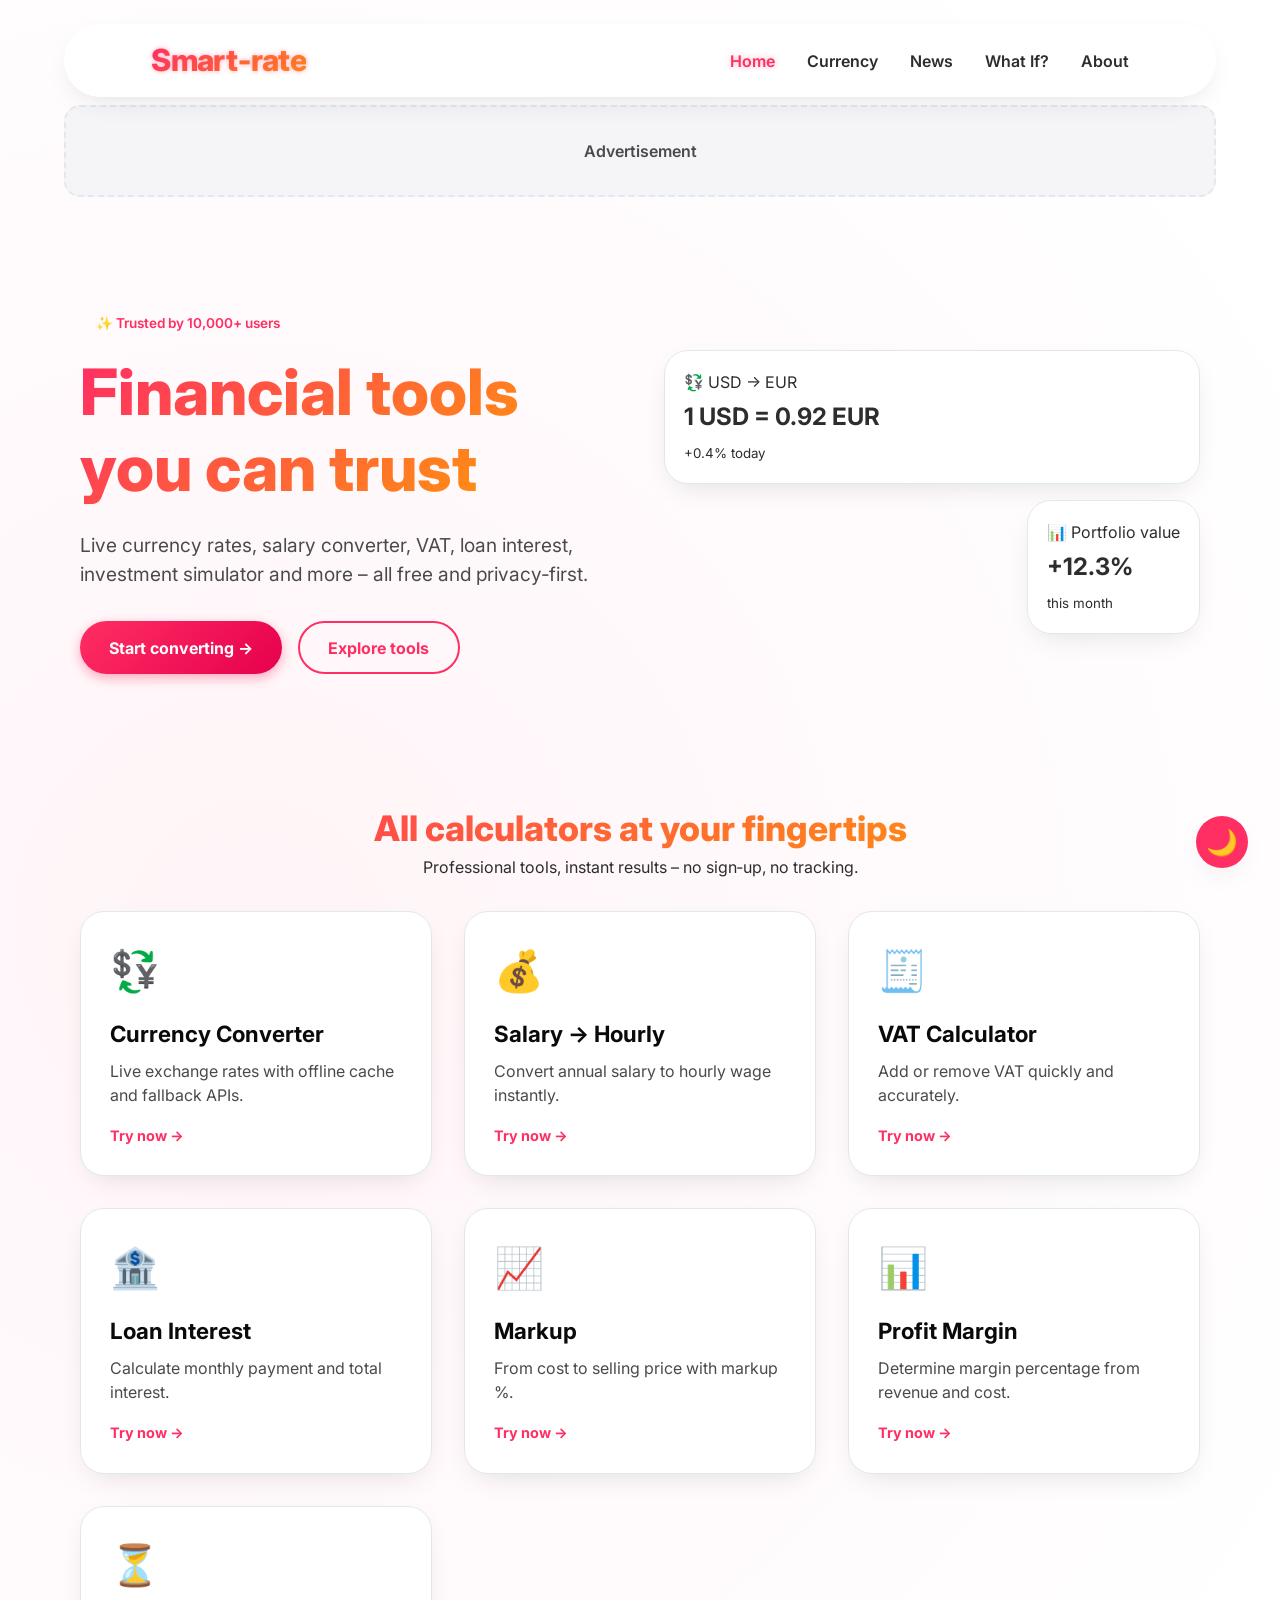
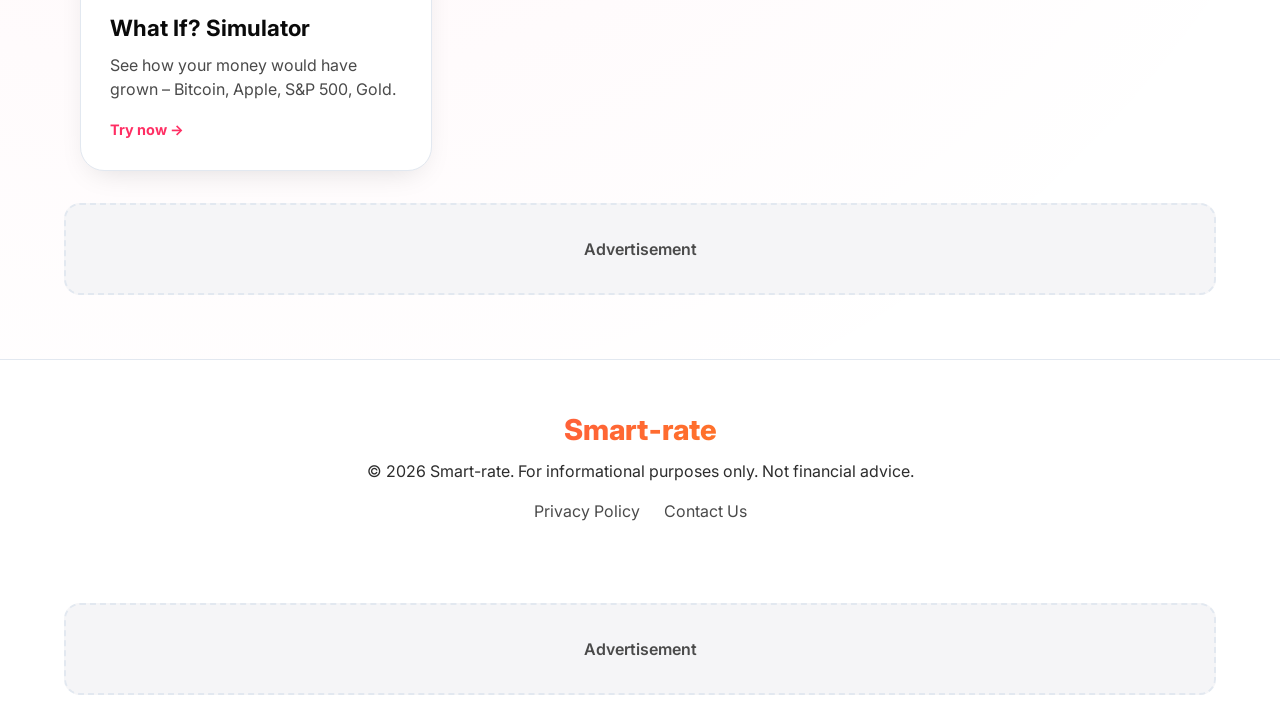
<file: index.html>
<!DOCTYPE html>
<html lang="en">
<head>
    <meta charset="UTF-8">
    <meta name="viewport" content="width=device-width, initial-scale=1.0, viewport-fit=cover">
    <title>Smart-rate – Intelligent Financial Tools</title>
    <meta name="description" content="Smart-rate: free currency converter, salary to hourly, VAT, loan interest, markup, profit margin and investment simulator. Clean, fast, privacy-first.">
    <link rel="canonical" href="https://www.smart-rate.com/">
    <meta property="og:title" content="Smart-rate – Financial Tools">
    <meta property="og:description" content="Free currency converter, financial calculators and investment simulator.">
    <meta name="keywords" content="currency converter, financial calculators, salary to hourly, VAT calculator, loan interest calculator, markup calculator, profit margin, investment simulator, crypto news, free finance tools">
    <meta property="og:type" content="website">
    <meta property="og:url" content="https://www.smart-rate.com/">
    <meta property="og:image" content="https://www.smart-rate.com/assets/og-image.png">
    <!-- ADSENSE_VERIFICATION_CODE_HERE -->
    <link rel="preconnect" href="https://fonts.googleapis.com">
    <link rel="preconnect" href="https://fonts.gstatic.com" crossorigin>
    <link href="https://fonts.googleapis.com/css2?family=Inter:opsz,wght@14..32,300;14..32,400;14..32,500;14..32,600;14..32,700;14..32,800&display=swap" rel="stylesheet">
    <link rel="stylesheet" href="style.css">
</head>
<body class="light-mode">
    <button class="theme-toggle-btn" id="themeToggle" aria-label="Switch theme">🌙</button>
    
    <header>
        <div class="container header-container">
            <div class="brand">Smart‑rate</div>
            <nav class="main-nav">
                <ul>
                    <li><a href="index.html" class="active">Home</a></li>
                    <li><a href="currency.html">Currency</a></li>
                    <li><a href="news.html">News</a></li>
                    <li><a href="whatif.html">What If?</a></li>
                    <li><a href="about.html">About</a></li>
                </ul>
            </nav>
            <div class="kebab-menu">
                <button class="kebab-button" id="kebabToggle" aria-label="Menu">☰</button>
                <div class="dropdown-content" id="kebabDropdown">
                    <a href="index.html">Home</a>
                    <a href="currency.html">Currency</a>
                    <a href="news.html">News</a>
                    <a href="whatif.html">What If?</a>
                    <a href="about.html">About</a>
                    <a href="privacy.html">Privacy</a>
                    <a href="contact.html">Contact</a>
                </div>
            </div>
        </div>
    </header>

    <main>
        <div class="ad-container"><div class="ad-placeholder ad-top">Advertisement</div></div>

        <section class="hero">
            <div class="container hero-inner">
                <div class="hero-content">
                    <span class="hero-badge">✨ Trusted by 10,000+ users</span>
                    <h1>Financial tools you can trust</h1>
                    <p>Live currency rates, salary converter, VAT, loan interest, investment simulator and more – all free and privacy‑first.</p>
                    <div class="hero-buttons">
                        <a href="currency.html" class="btn btn-primary">Start converting →</a>
                        <a href="#features" class="btn btn-secondary">Explore tools</a>
                    </div>
                </div>
                <div class="hero-visual">
                    <div class="floating-card">
                        <span>💱 USD → EUR</span>
                        <strong>1 USD = 0.92 EUR</strong>
                        <small>+0.4% today</small>
                    </div>
                    <div class="floating-card delay-1">
                        <span>📊 Portfolio value</span>
                        <strong>+12.3%</strong>
                        <small>this month</small>
                    </div>
                </div>
            </div>
        </section>

        <section id="features" class="features container">
            <div class="section-header">
                <h2>All calculators at your fingertips</h2>
                <p>Professional tools, instant results – no sign‑up, no tracking.</p>
            </div>
            <div class="card-grid">
                <div class="card"><div class="card-icon">💱</div><h3><a href="currency.html">Currency Converter</a></h3><p>Live exchange rates with offline cache and fallback APIs.</p><a href="currency.html" class="card-link">Try now →</a></div>
                <div class="card"><div class="card-icon">💰</div><h3><a href="salary.html">Salary → Hourly</a></h3><p>Convert annual salary to hourly wage instantly.</p><a href="salary.html" class="card-link">Try now →</a></div>
                <div class="card"><div class="card-icon">🧾</div><h3><a href="vat.html">VAT Calculator</a></h3><p>Add or remove VAT quickly and accurately.</p><a href="vat.html" class="card-link">Try now →</a></div>
                <div class="card"><div class="card-icon">🏦</div><h3><a href="loan.html">Loan Interest</a></h3><p>Calculate monthly payment and total interest.</p><a href="loan.html" class="card-link">Try now →</a></div>
                <div class="card"><div class="card-icon">📈</div><h3><a href="markup.html">Markup</a></h3><p>From cost to selling price with markup %.</p><a href="markup.html" class="card-link">Try now →</a></div>
                <div class="card"><div class="card-icon">📊</div><h3><a href="margin.html">Profit Margin</a></h3><p>Determine margin percentage from revenue and cost.</p><a href="margin.html" class="card-link">Try now →</a></div>
                <!-- NEW: What If? Investment Simulator card -->
                <div class="card"><div class="card-icon">⏳</div><h3><a href="whatif.html">What If? Simulator</a></h3><p>See how your money would have grown – Bitcoin, Apple, S&P 500, Gold.</p><a href="whatif.html" class="card-link">Try now →</a></div>
            </div>
        </section>

        <div class="ad-container"><div class="ad-placeholder ad-middle">Advertisement</div></div>
    </main>

    <footer>
        <div class="container footer-content">
            <div class="footer-brand">Smart‑rate</div>
            <p>&copy; 2025 Smart-rate. For informational purposes only. Not financial advice.</p>
            <div class="footer-links">
                <a href="privacy.html">Privacy Policy</a>
                <a href="contact.html">Contact Us</a>
            </div>
        </div>
    </footer>

    <div class="ad-container"><div class="ad-placeholder ad-bottom">Advertisement</div></div>

    <script src="main.js"></script>
</body>
</html>
</file>
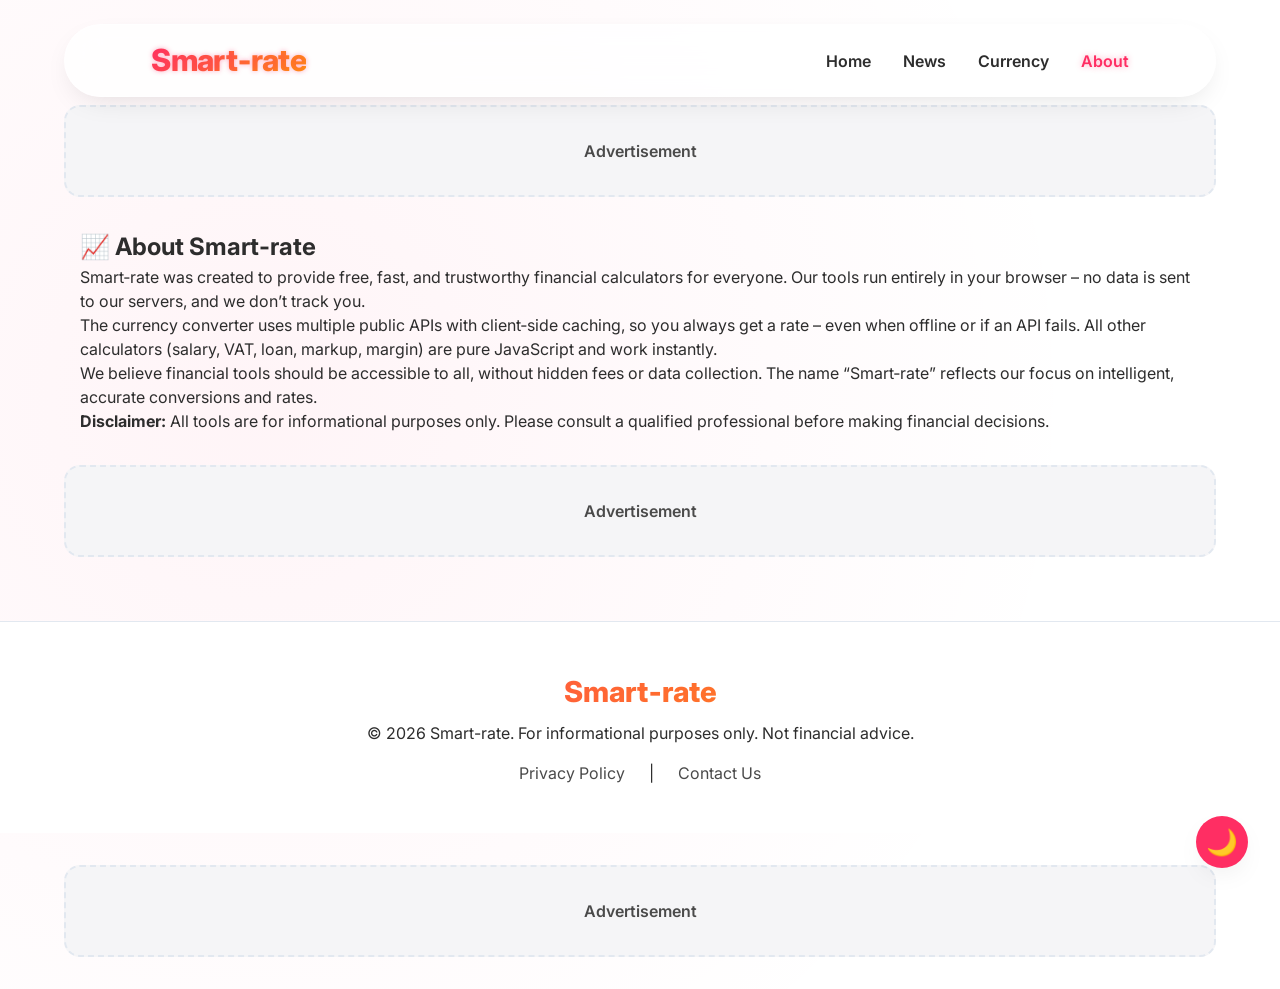
<file: about.html>
<!DOCTYPE html>
<html lang="en">
<head>
    <meta charset="UTF-8">
    <meta name="viewport" content="width=device-width, initial-scale=1.0, viewport-fit=cover">
    <title>About Smart-rate – Our Mission</title>
    <meta name="description" content="Learn about Smart-rate: free financial calculators, currency converter, and our commitment to privacy and accuracy.">
    <link rel="canonical" href="https://www.smart-rate.com/about.html">
    <meta property="og:title" content="About Smart-rate">
    <meta property="og:description" content="Free financial tools with a privacy-first approach.">
    <meta name="keywords" content="currency converter, financial calculators, salary to hourly, VAT calculator, loan interest calculator, markup calculator, profit margin, investment simulator, crypto news, free finance tools">
    <!-- ADSENSE_VERIFICATION_CODE_HERE -->
    <link rel="stylesheet" href="style.css">
    <link href="https://fonts.googleapis.com/css2?family=Inter:opsz,wght@14..32,300;14..32,400;14..32,500;14..32,600;14..32,700;14..32,800&display=swap" rel="stylesheet">
</head>
<body class="light-mode">
    <button class="theme-toggle-btn" id="themeToggle" aria-label="Switch theme">🌙</button>

    <header>
        <div class="container header-container">
            <div class="brand">Smart‑rate</div>
            <nav class="main-nav">
                <ul>
                  
                    <li><a href="index.html">Home</a></li>
                    <li><a href="news.html">News</a></li>
                    <li><a href="currency.html">Currency</a></li>
                    <li><a href="about.html" class="active">About</a></li>
                </ul>
            </nav>
            <div class="kebab-menu">
                <button class="kebab-button" id="kebabToggle" aria-label="Menu">☰</button>
                <div class="dropdown-content" id="kebabDropdown">
                    <li><a href="index.html">Home</a></li>
                    <a href="news.html">News</a>
                    <a href="about.html">About</a>
                    <a href="privacy.html">Privacy</a>
                    <a href="contact.html">Contact</a>
                </div>
            </div>
        </div>
    </header>

    <main>
        <div class="ad-container"><div class="ad-placeholder ad-top">Advertisement</div></div>

        <section class="container about-content">
            <h1>📈 About Smart-rate</h1>
            <p>Smart‑rate was created to provide free, fast, and trustworthy financial calculators for everyone. Our tools run entirely in your browser – no data is sent to our servers, and we don’t track you.</p>
            <p>The currency converter uses multiple public APIs with client‑side caching, so you always get a rate – even when offline or if an API fails. All other calculators (salary, VAT, loan, markup, margin) are pure JavaScript and work instantly.</p>
            <p>We believe financial tools should be accessible to all, without hidden fees or data collection. The name “Smart‑rate” reflects our focus on intelligent, accurate conversions and rates.</p>
            <p><strong>Disclaimer:</strong> All tools are for informational purposes only. Please consult a qualified professional before making financial decisions.</p>
        </section>

        <div class="ad-container"><div class="ad-placeholder ad-middle">Advertisement</div></div>
    </main>

    <footer>
        <div class="container footer-content">
            <div class="footer-brand">Smart‑rate</div>
            <p>&copy; 2025 Smart-rate. For informational purposes only. Not financial advice.</p>
            <div class="footer-links">
                <a href="privacy.html">Privacy Policy</a> | 
                <a href="contact.html">Contact Us</a>
            </div>
        </div>
    </footer>

    <div class="ad-container"><div class="ad-placeholder ad-bottom">Advertisement</div></div>

    <script src="main.js"></script>
</body>
</html>
</file>
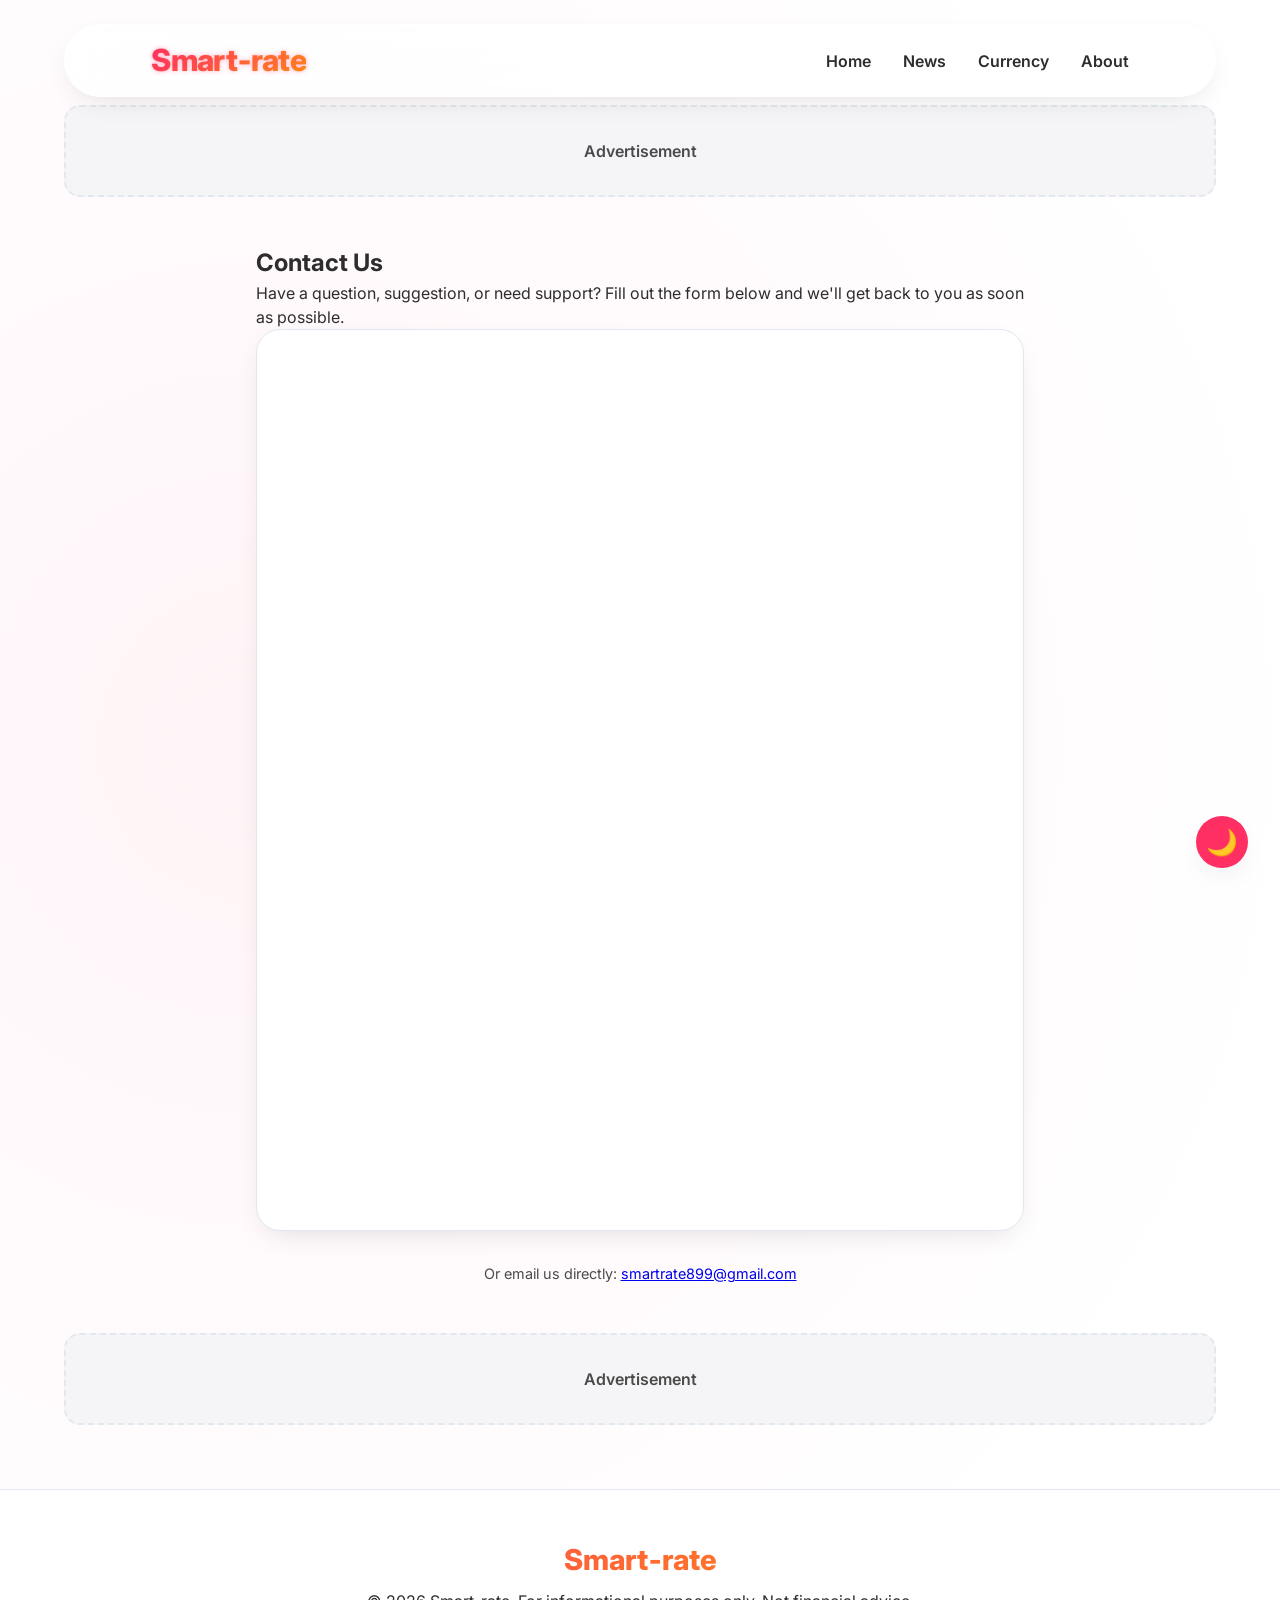
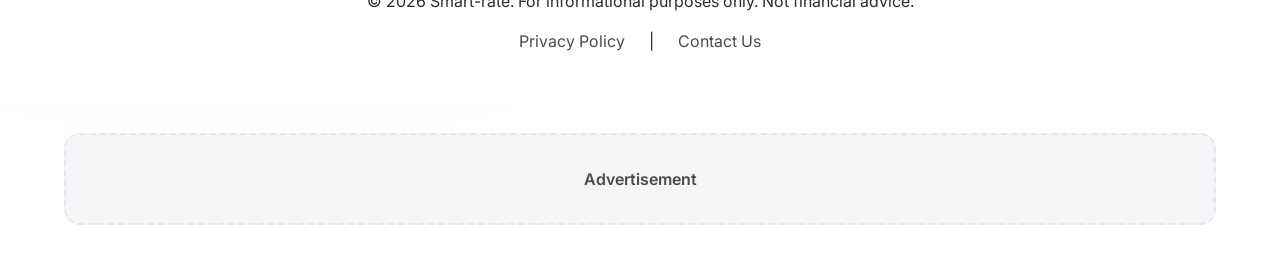
<file: contact.html>
<!DOCTYPE html>
<html lang="en">
<head>
    <meta charset="UTF-8">
    <meta name="viewport" content="width=device-width, initial-scale=1.0, viewport-fit=cover">
    <title>Contact Us – Smart-rate</title>
    <meta name="description" content="Get in touch with Smart-rate. Use our contact form to send us your questions or feedback.">
    <link rel="canonical" href="https://www.smart-rate.com/contact.html">
    <meta property="og:title" content="Contact Us – Smart-rate">
    <meta property="og:description" content="We'd love to hear from you.">
    <meta name="keywords" content="currency converter, financial calculators, salary to hourly, VAT calculator, loan interest calculator, markup calculator, profit margin, investment simulator, crypto news, free finance tools">
    <!-- ADSENSE_VERIFICATION_CODE_HERE -->
    <link rel="stylesheet" href="style.css">
    <link href="https://fonts.googleapis.com/css2?family=Inter:opsz,wght@14..32,300;14..32,400;14..32,500;14..32,600;14..32,700;14..32,800&display=swap" rel="stylesheet">
</head>
<body class="light-mode">
    <button class="theme-toggle-btn" id="themeToggle" aria-label="Switch theme">🌙</button>

    <header>
        <div class="container header-container">
            <div class="brand">Smart‑rate</div>
            <nav class="main-nav">
                <ul>
                    <li><a href="index.html">Home</a></li>
                    <li><a href="news.html">News</a></li>
                    <li><a href="currency.html">Currency</a></li>
                    <li><a href="about.html">About</a></li>
                </ul>
            </nav>
            <div class="kebab-menu">
                <button class="kebab-button" id="kebabToggle" aria-label="Menu">☰</button>
                <div class="dropdown-content" id="kebabDropdown">
                    <li><a href="index.html">Home</a></li>
                    <a href="news.html">News</a>
                     <a href="whatif.html"> What if?</a>
                    <a href="about.html">About</a>
                    <a href="privacy.html">Privacy</a>
                    <a href="contact.html">Contact</a>
                </div>
            </div>
        </div>
    </header>

    <main>
        <!-- AD_UNIT_TOP -->
        <div class="ad-container"><div class="ad-placeholder ad-top">Advertisement</div></div>

        <section class="container" style="max-width:800px; margin:3rem auto;">
            <h1>Contact Us</h1>
            <p>Have a question, suggestion, or need support? Fill out the form below and we'll get back to you as soon as possible.</p>

            <!-- Embedded Google Form -->
            <div class="card" style="padding:0; overflow:hidden;">
                <iframe src="https://docs.google.com/forms/d/e/1FAIpQLSf4TpMv0Fe0uz89ToiiHpSOrl8ENUjW6ib-OUjvIMC5exZP5g/viewform?embedded=true" 
                        width="100%" 
                        height="900" 
                        frameborder="0" 
                        marginheight="0" 
                        marginwidth="0"
                        style="display:block; width:100%; height:900px; border:none;"
                        title="Contact Form">
                    Loading…
                </iframe>
            </div>

            <p style="margin-top:2rem; font-size:0.9rem; color:var(--text-tertiary); text-align:center;">
                Or email us directly: <a href="mailto:smartrate899@gmail.com">smartrate899@gmail.com</a>
            </p>
        </section>

        <!-- AD_UNIT_MIDDLE -->
        <div class="ad-container"><div class="ad-placeholder ad-middle">Advertisement</div></div>
    </main>

    <footer>
        <div class="container footer-content">
            <div class="footer-brand">Smart‑rate</div>
            <p>&copy; 2025 Smart-rate. For informational purposes only. Not financial advice.</p>
            <div class="footer-links">
                <a href="privacy.html">Privacy Policy</a> | 
                <a href="contact.html">Contact Us</a>
            </div>
        </div>
    </footer>

    <div class="ad-container"><div class="ad-placeholder ad-bottom">Advertisement</div></div>

    <script src="main.js"></script>
</body>
</html>
</file>
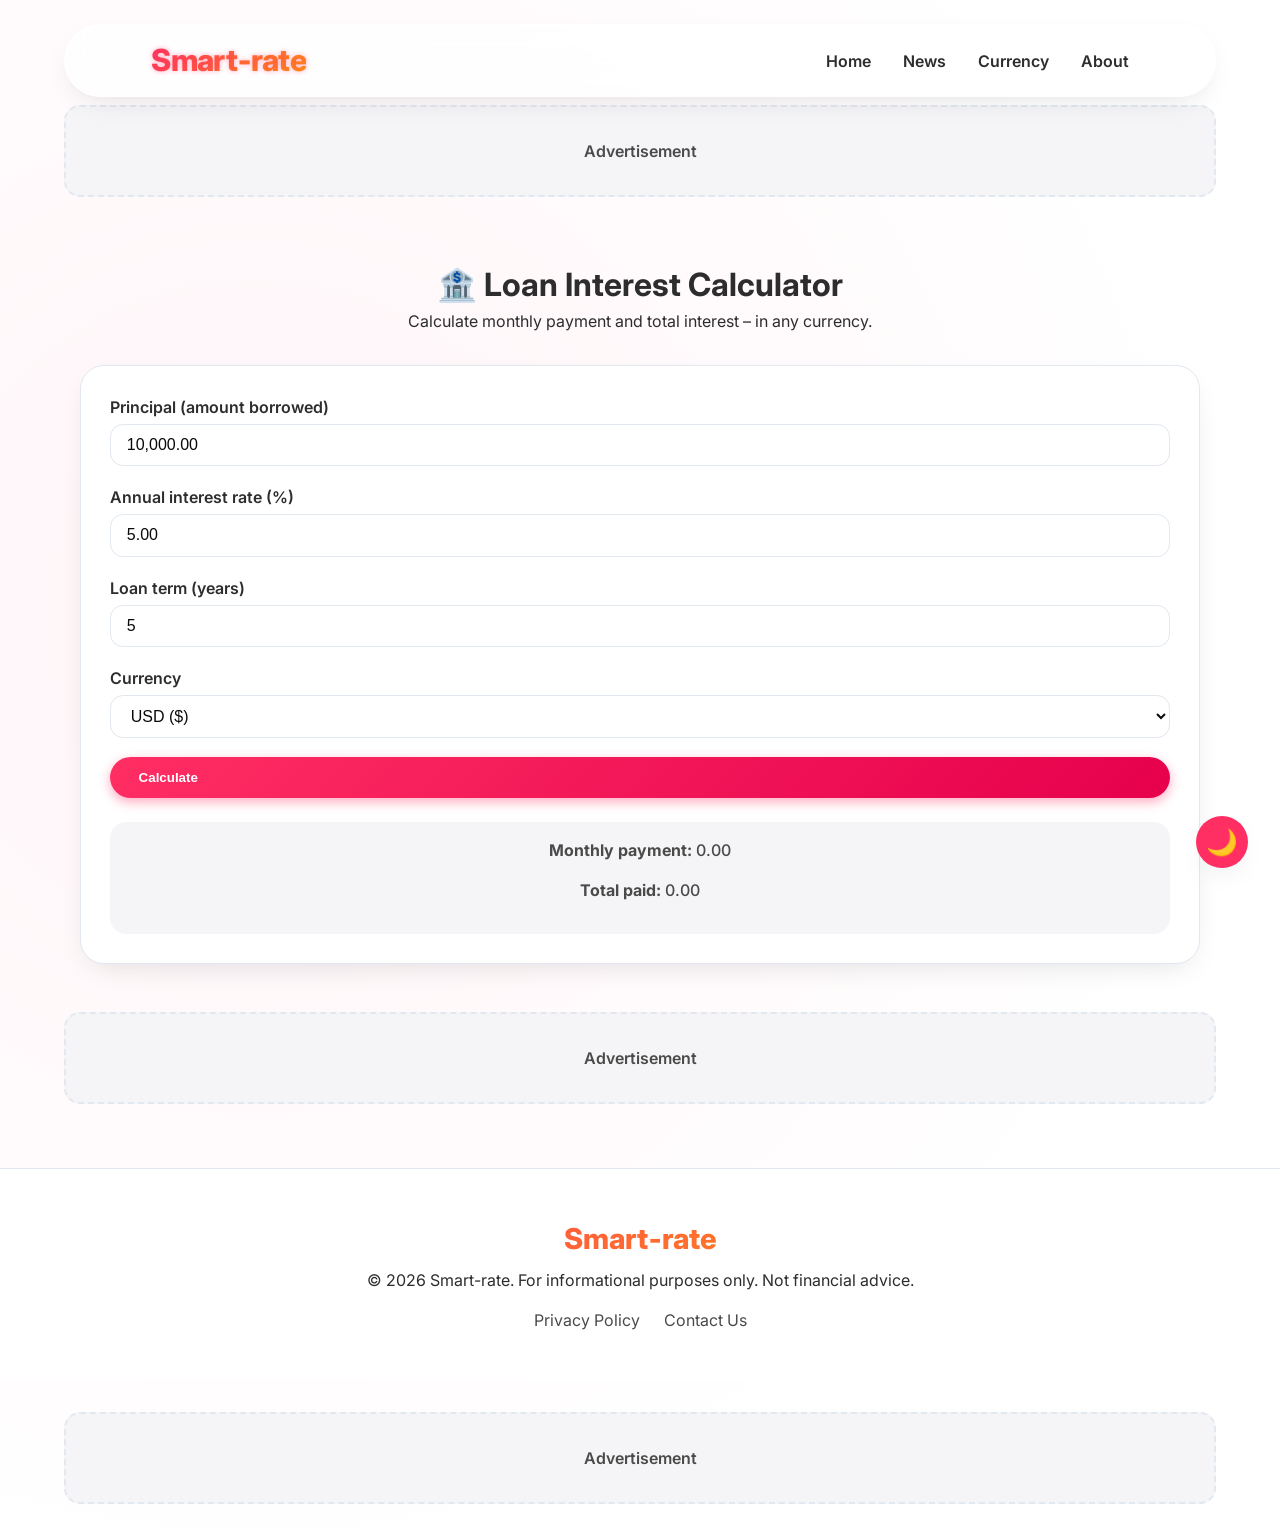
<file: loan.html>
<!DOCTYPE html>
<html lang="en">
<head>
    <meta charset="UTF-8">
    <meta name="viewport" content="width=device-width, initial-scale=1.0, viewport-fit=cover">
    <title>Loan Interest Calculator – Smart-rate</title>
    <link rel="stylesheet" href="style.css">
    <link href="https://fonts.googleapis.com/css2?family=Inter:opsz,wght@14..32,300;14..32,400;14..32,500;14..32,600;14..32,700;14..32,800&display=swap" rel="stylesheet">
</head>
<body class="light-mode">
    <button class="theme-toggle-btn" id="themeToggle">🌙</button>

    <header>
        <div class="container header-container">
            <div class="brand">Smart‑rate</div>
            <nav class="main-nav">
                <ul>
                    <li><a href="index.html">Home</a></li>
                    <a href="news.html">News</a>
                    <li><a href="currency.html">Currency</a></li>
                    <li><a href="about.html">About</a></li>
                </ul>
            </nav>
            <div class="kebab-menu">
                <button class="kebab-button" id="kebabToggle" aria-label="Menu">☰</button>
                <div class="dropdown-content" id="kebabDropdown">
                    <a href="index.html">Home</a>
                    <a href="news.html">News</a>
                    <a href="about.html">About</a>
                    <a href="privacy.html">Privacy</a>
                    <a href="contact.html">Contact</a>
                </div>
            </div>
        </div>
    </header>

    <main>
        <div class="ad-container"><div class="ad-placeholder ad-top">Advertisement</div></div>

        <div class="container">
            <div class="section-header">
                <h1>🏦 Loan Interest Calculator</h1>
                <p>Calculate monthly payment and total interest – in any currency.</p>
            </div>

            <!-- Loan calculator card -->
            <div class="card">
                <div class="form-group">
                    <label for="loanPrincipal">Principal (amount borrowed)</label>
                    <input type="text" id="loanPrincipal" value="10,000.00">
                </div>
                <div class="form-group">
                    <label for="loanRate">Annual interest rate (%)</label>
                    <input type="text" id="loanRate" value="5.00">
                </div>
                <div class="form-group">
                    <label for="loanYears">Loan term (years)</label>
                    <input type="text" id="loanYears" value="5">
                </div>
                <div class="form-group">
                    <label for="currencySelectLoan">Currency</label>
                    <select id="currencySelectLoan">
                        <option value="$" selected>USD ($)</option>
                        <option value="€">EUR (€)</option>
                        <option value="£">GBP (£)</option>
                        <option value="¥">JPY (¥)</option>
                        <option value="₹">INR (₹)</option>
                        <option value="₦">NGN (₦)</option>
                        <option value="A$">AUD (A$)</option>
                        <option value="C$">CAD (C$)</option>
                        <option value="CHF">CHF (CHF)</option>
                        <option value="R">ZAR (R)</option>
                        <option value="₵">GHS (₵)</option>
                        <option value="KSh">KES (KSh)</option>
                        <option value="₫">VND (₫)</option>
                        <option value="₩">KRW (₩)</option>
                        <option value="฿">THB (฿)</option>
                        <option value="₺">TRY (₺)</option>
                        <option value="R$">BRL (R$)</option>


                    </select>
                </div>
                <button id="calcLoanBtn" class="btn btn-primary">Calculate</button>

                <div class="result-area">
                    <p><strong>Monthly payment:</strong> <span id="monthlyPayment">0.00</span></p>
                    <p><strong>Total paid:</strong> <span id="totalPaid">0.00</span></p>
                </div>
            </div>
            <!-- Spacer for visual separation (optional) -->
            <div style="height: 1rem;"></div>
        </div>

        <div class="ad-container"><div class="ad-placeholder ad-middle">Advertisement</div></div>
    </main>

    <footer>
        <div class="container footer-content">
            <div class="footer-brand">Smart‑rate</div>
            <p>&copy; 2025 Smart-rate. For informational purposes only. Not financial advice.</p>
            <div class="footer-links">
                <a href="privacy.html">Privacy Policy</a>
                <a href="contact.html">Contact Us</a>
            </div>
        </div>
    </footer>

    <div class="ad-container"><div class="ad-placeholder ad-bottom">Advertisement</div></div>

    <script src="main.js"></script>
    <script>
        // Helper: format numbers with commas
        function formatNumberWithCommas(num) {
            return num.toLocaleString(undefined, { minimumFractionDigits: 2, maximumFractionDigits: 2 });
        }

        function setupCommaInput(inputId) {
            const input = document.getElementById(inputId);
            if (!input) return;
            input.addEventListener('input', function(e) {
                let raw = e.target.value.replace(/,/g, '');
                if (!isNaN(raw) && raw !== '') {
                    let num = parseFloat(raw);
                    e.target.value = formatNumberWithCommas(num);
                } else if (raw === '') {
                    e.target.value = '';
                }
            });
        }

        setupCommaInput('loanPrincipal');
        setupCommaInput('loanRate');
        setupCommaInput('loanYears');

        document.getElementById('calcLoanBtn').addEventListener('click', function() {
            const pRaw = document.getElementById('loanPrincipal').value.replace(/,/g, '');
            const p = parseFloat(pRaw) || 0;
            const rateRaw = document.getElementById('loanRate').value.replace(/,/g, '');
            const annualRate = parseFloat(rateRaw) || 0;
            const yearsRaw = document.getElementById('loanYears').value.replace(/,/g, '');
            const years = parseFloat(yearsRaw) || 0;
            const select = document.getElementById('currencySelectLoan');
            const symbol = select.options[select.selectedIndex].text.split(' ')[0];

            const monthlyRate = annualRate / 100 / 12;
            const months = years * 12;
            let monthly = 0;
            if (monthlyRate === 0) {
                monthly = months > 0 ? p / months : 0;
            } else {
                monthly = p * monthlyRate * Math.pow(1 + monthlyRate, months) / (Math.pow(1 + monthlyRate, months) - 1);
            }
            const total = monthly * months;
            document.getElementById('monthlyPayment').innerText = symbol + formatNumberWithCommas(monthly);
            document.getElementById('totalPaid').innerText = symbol + formatNumberWithCommas(total);
        });
    </script>
</body>
</html>
</file>
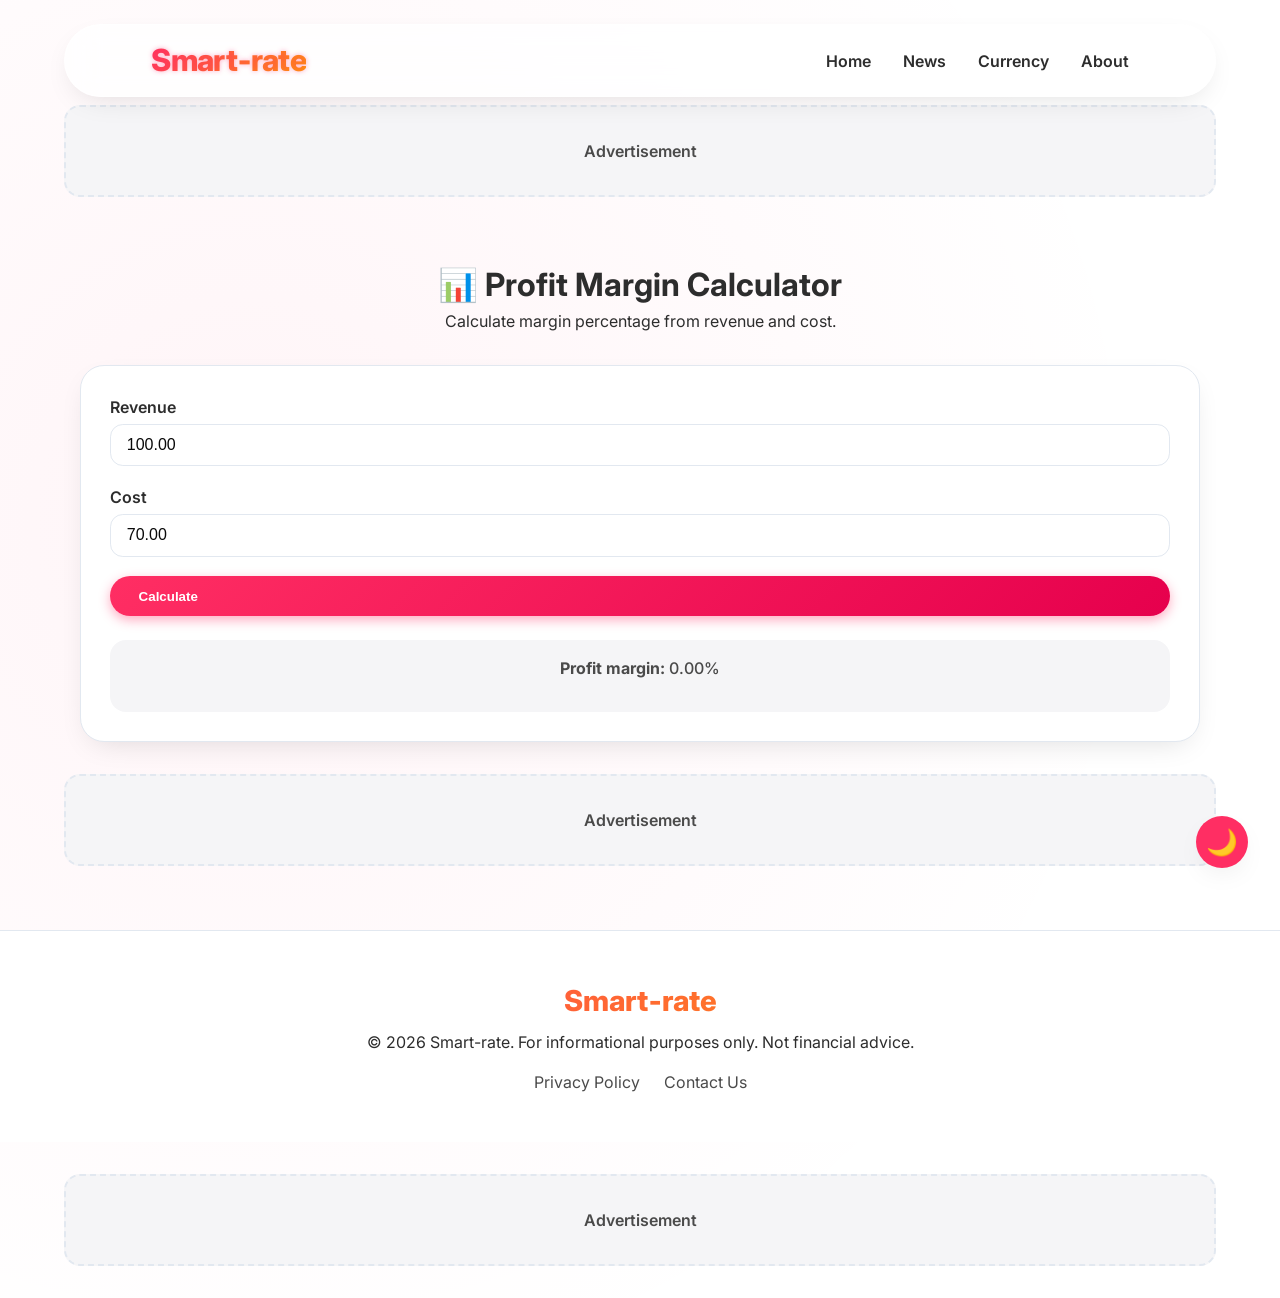
<file: margin.html>
<!DOCTYPE html>
<html lang="en">
<head>
    <meta charset="UTF-8">
    <meta name="viewport" content="width=device-width, initial-scale=1.0, viewport-fit=cover">
    <meta name="keywords" content="currency converter, financial calculators, salary to hourly, VAT calculator, loan interest calculator, markup calculator, profit margin, investment simulator, crypto news, free finance tools">
    <title>Profit Margin Calculator – Smart-rate</title>
    <link rel="stylesheet" href="style.css">
    <link href="https://fonts.googleapis.com/css2?family=Inter:opsz,wght@14..32,300;14..32,400;14..32,500;14..32,600;14..32,700;14..32,800&display=swap" rel="stylesheet">
</head>
<body class="light-mode">
    <button class="theme-toggle-btn" id="themeToggle">🌙</button>

    <header>
        <div class="container header-container">
            <div class="brand">Smart‑rate</div>
            <nav class="main-nav">
                <ul>
                    <li><a href="index.html">Home</a></li>
                    <a href="news.html">News</a>
                    <li><a href="currency.html">Currency</a></li>
                    <li><a href="about.html">About</a></li>
                </ul>
            </nav>
            <div class="kebab-menu">
                <button class="kebab-button" id="kebabToggle" aria-label="Menu">☰</button>
                <div class="dropdown-content" id="kebabDropdown">
                    <a href="index.html">Home</a>
                    <a href="news.html">News</a>
                    <a href="about.html">About</a>
                    <a href="privacy.html">Privacy</a>
                    <a href="contact.html">Contact</a>
                </div>
            </div>
        </div>
    </header>

    <main>
        <div class="ad-container"><div class="ad-placeholder ad-top">Advertisement</div></div>

        <div class="container">
            <div class="section-header">
                <h1>📊 Profit Margin Calculator</h1>
                <p>Calculate margin percentage from revenue and cost.</p>
            </div>

            <div class="card">
                <div class="form-group">
                    <label for="marginRevenue">Revenue</label>
                    <input type="text" id="marginRevenue" value="100.00">
                </div>
                <div class="form-group">
                    <label for="marginCost">Cost</label>
                    <input type="text" id="marginCost" value="70.00">
                </div>
                <button id="calcMarginBtn" class="btn btn-primary">Calculate</button>

                <div class="result-area">
                    <p><strong>Profit margin:</strong> <span id="marginPercent">0.00</span>%</p>
                </div>
            </div>
        </div>

        <div class="ad-container"><div class="ad-placeholder ad-middle">Advertisement</div></div>
    </main>

    <footer>
        <div class="container footer-content">
            <div class="footer-brand">Smart‑rate</div>
            <p>&copy; 2025 Smart-rate. For informational purposes only. Not financial advice.</p>
            <div class="footer-links">
                <a href="privacy.html">Privacy Policy</a>
                <a href="contact.html">Contact Us</a>
            </div>
        </div>
    </footer>

    <div class="ad-container"><div class="ad-placeholder ad-bottom">Advertisement</div></div>

    <script src="main.js"></script>
    <script>
        function formatNumberWithCommas(num) {
            return num.toLocaleString(undefined, { minimumFractionDigits: 2, maximumFractionDigits: 2 });
        }

        function formatPercent(num) {
            return num.toLocaleString(undefined, { minimumFractionDigits: 2, maximumFractionDigits: 2 });
        }

        function setupCommaInput(inputId) {
            const input = document.getElementById(inputId);
            if (!input) return;
            input.addEventListener('input', function(e) {
                let raw = e.target.value.replace(/,/g, '');
                if (!isNaN(raw) && raw !== '') {
                    let num = parseFloat(raw);
                    e.target.value = formatNumberWithCommas(num);
                } else if (raw === '') {
                    e.target.value = '';
                }
            });
        }

        setupCommaInput('marginRevenue');
        setupCommaInput('marginCost');

        document.getElementById('calcMarginBtn').addEventListener('click', function() {
            const revenueRaw = document.getElementById('marginRevenue').value.replace(/,/g, '');
            const revenue = parseFloat(revenueRaw) || 0;
            const costRaw = document.getElementById('marginCost').value.replace(/,/g, '');
            const cost = parseFloat(costRaw) || 0;
            let margin = 0;
            if (revenue > 0) margin = ((revenue - cost) / revenue) * 100;
            document.getElementById('marginPercent').innerText = formatPercent(margin);
        });
    </script>
</body>
</html>
</file>
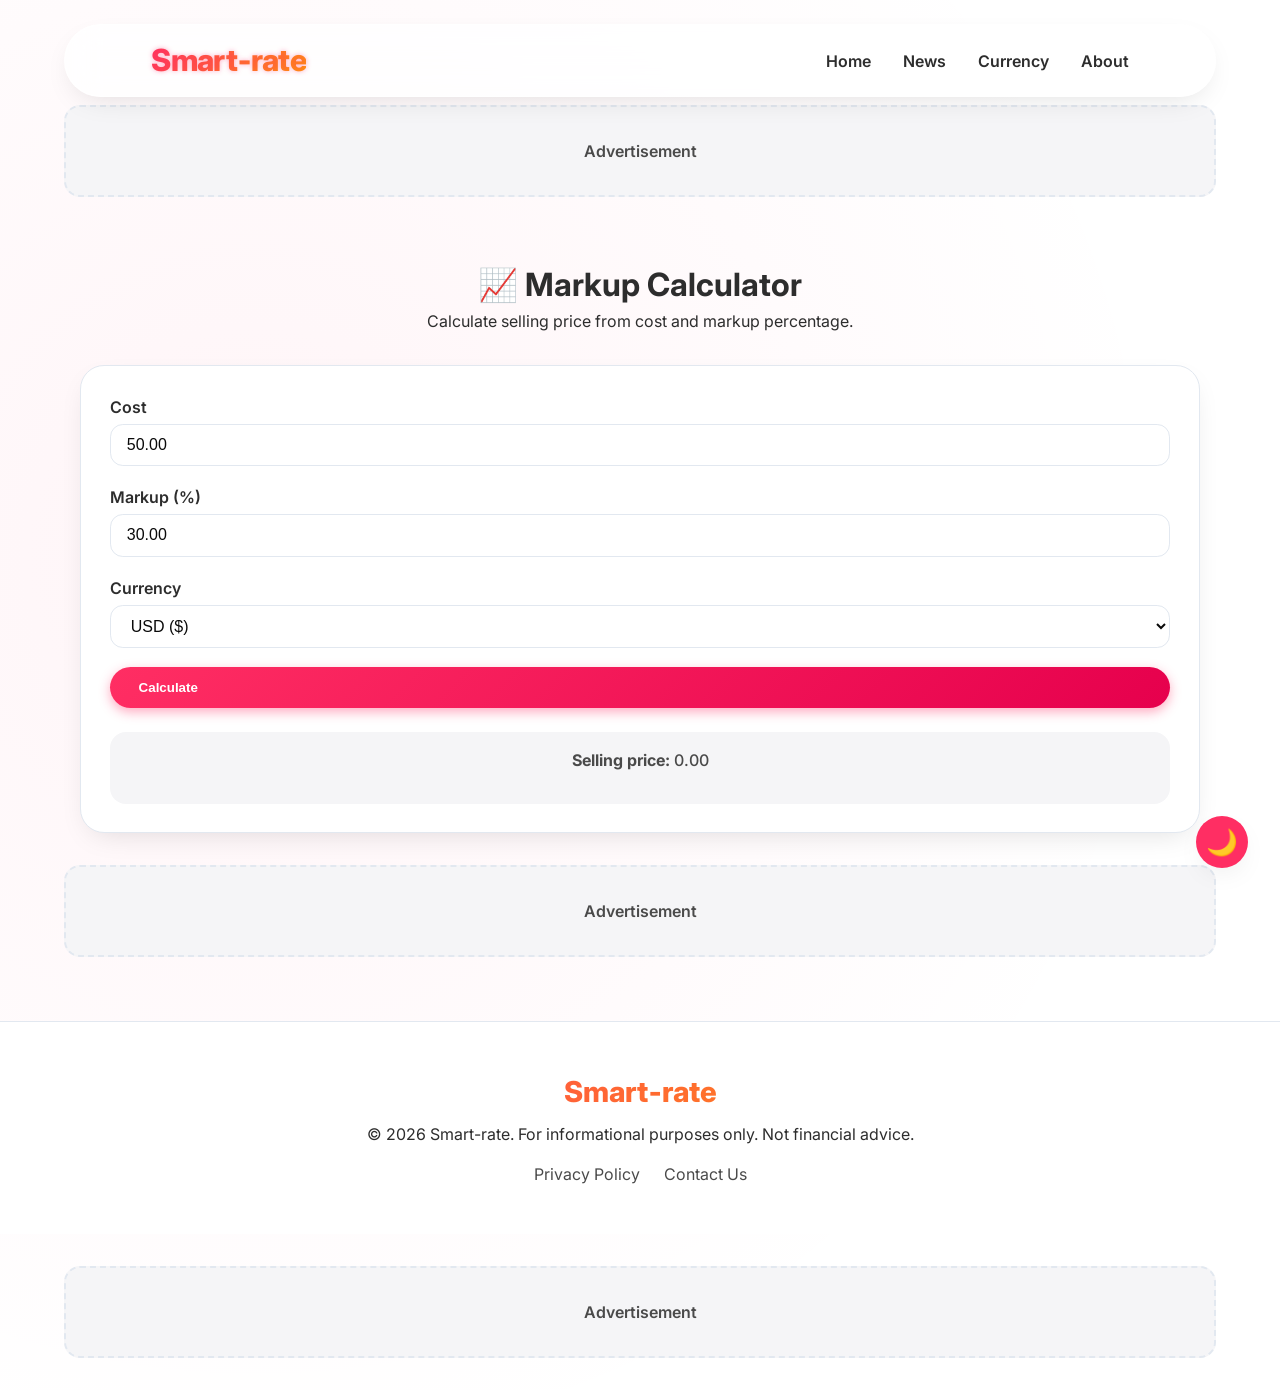
<file: markup.html>
<!DOCTYPE html>
<html lang="en">
<head>
    <meta charset="UTF-8">
    <meta name="viewport" content="width=device-width, initial-scale=1.0, viewport-fit=cover">
    <meta name="keywords" content="currency converter, financial calculators, salary to hourly, VAT calculator, loan interest calculator, markup calculator, profit margin, investment simulator, crypto news, free finance tools">
    <title>Markup Calculator – Smart-rate</title>
    <link rel="stylesheet" href="style.css">
    <link href="https://fonts.googleapis.com/css2?family=Inter:opsz,wght@14..32,300;14..32,400;14..32,500;14..32,600;14..32,700;14..32,800&display=swap" rel="stylesheet">
</head>
<body class="light-mode">
    <button class="theme-toggle-btn" id="themeToggle">🌙</button>

    <header>
        <div class="container header-container">
            <div class="brand">Smart‑rate</div>
            <nav class="main-nav">
                <ul>
                    <li><a href="index.html">Home</a></li>
                    <a href="news.html">News</a>
                    <li><a href="currency.html">Currency</a></li>
                    <li><a href="about.html">About</a></li>
                </ul>
            </nav>
            <div class="kebab-menu">
                <button class="kebab-button" id="kebabToggle" aria-label="Menu">☰</button>
                <div class="dropdown-content" id="kebabDropdown">
                    <a href="index.html">Home</a>
                    <a href="news.html">News</a>
                    <a href="about.html">About</a>
                    <a href="privacy.html">Privacy</a>
                    <a href="contact.html">Contact</a>
                </div>
            </div>
        </div>
    </header>

    <main>
        <div class="ad-container"><div class="ad-placeholder ad-top">Advertisement</div></div>

        <div class="container">
            <div class="section-header">
                <h1>📈 Markup Calculator</h1>
                <p>Calculate selling price from cost and markup percentage.</p>
            </div>

            <div class="card">
                <div class="form-group">
                    <label for="markupCost">Cost</label>
                    <input type="text" id="markupCost" value="50.00">
                </div>
                <div class="form-group">
                    <label for="markupPercent">Markup (%)</label>
                    <input type="text" id="markupPercent" value="30.00">
                </div>
                <div class="form-group">
                    <label for="currencySelectMarkup">Currency</label>
                    <select id="currencySelectMarkup">
                        <option value="$" selected>USD ($)</option>
                        <option value="€">EUR (€)</option>
                        <option value="£">GBP (£)</option>
                        <option value="¥">JPY (¥)</option>
                        <option value="₹">INR (₹)</option>
                        <option value="₦">NGN (₦)</option>
                        <option value="A$">AUD (A$)</option>
                        <option value="C$">CAD (C$)</option>
                        <option value="CHF">CHF (CHF)</option>
                        <option value="R">ZAR (R)</option>
                        <option value="₵">GHS (₵)</option>
                        <option value="KSh">KES (KSh)</option>
                        <option value="₫">VND (₫)</option>
                        <option value="₩">KRW (₩)</option>
                        



                    </select>
                </div>
                <button id="calcMarkupBtn" class="btn btn-primary">Calculate</button>

                <div class="result-area">
                    <p><strong>Selling price:</strong> <span id="sellingPrice">0.00</span></p>
                </div>
            </div>
        </div>

        <div class="ad-container"><div class="ad-placeholder ad-middle">Advertisement</div></div>
    </main>

    <footer>
        <div class="container footer-content">
            <div class="footer-brand">Smart‑rate</div>
            <p>&copy; 2025 Smart-rate. For informational purposes only. Not financial advice.</p>
            <div class="footer-links">
                <a href="privacy.html">Privacy Policy</a>
                <a href="contact.html">Contact Us</a>
            </div>
        </div>
    </footer>

    <div class="ad-container"><div class="ad-placeholder ad-bottom">Advertisement</div></div>

    <script src="main.js"></script>
    <script>
        function formatNumberWithCommas(num) {
            return num.toLocaleString(undefined, { minimumFractionDigits: 2, maximumFractionDigits: 2 });
        }

        function setupCommaInput(inputId) {
            const input = document.getElementById(inputId);
            if (!input) return;
            input.addEventListener('input', function(e) {
                let raw = e.target.value.replace(/,/g, '');
                if (!isNaN(raw) && raw !== '') {
                    let num = parseFloat(raw);
                    e.target.value = formatNumberWithCommas(num);
                } else if (raw === '') {
                    e.target.value = '';
                }
            });
        }

        setupCommaInput('markupCost');
        setupCommaInput('markupPercent');

        document.getElementById('calcMarkupBtn').addEventListener('click', function() {
            const costRaw = document.getElementById('markupCost').value.replace(/,/g, '');
            const cost = parseFloat(costRaw) || 0;
            const markupRaw = document.getElementById('markupPercent').value.replace(/,/g, '');
            const markup = parseFloat(markupRaw) || 0;
            const select = document.getElementById('currencySelectMarkup');
            const symbol = select.options[select.selectedIndex].text.split(' ')[0];
            const price = cost * (1 + markup / 100);
            document.getElementById('sellingPrice').innerText = symbol + formatNumberWithCommas(price);
        });
    </script>
</body>
</html>
</file>
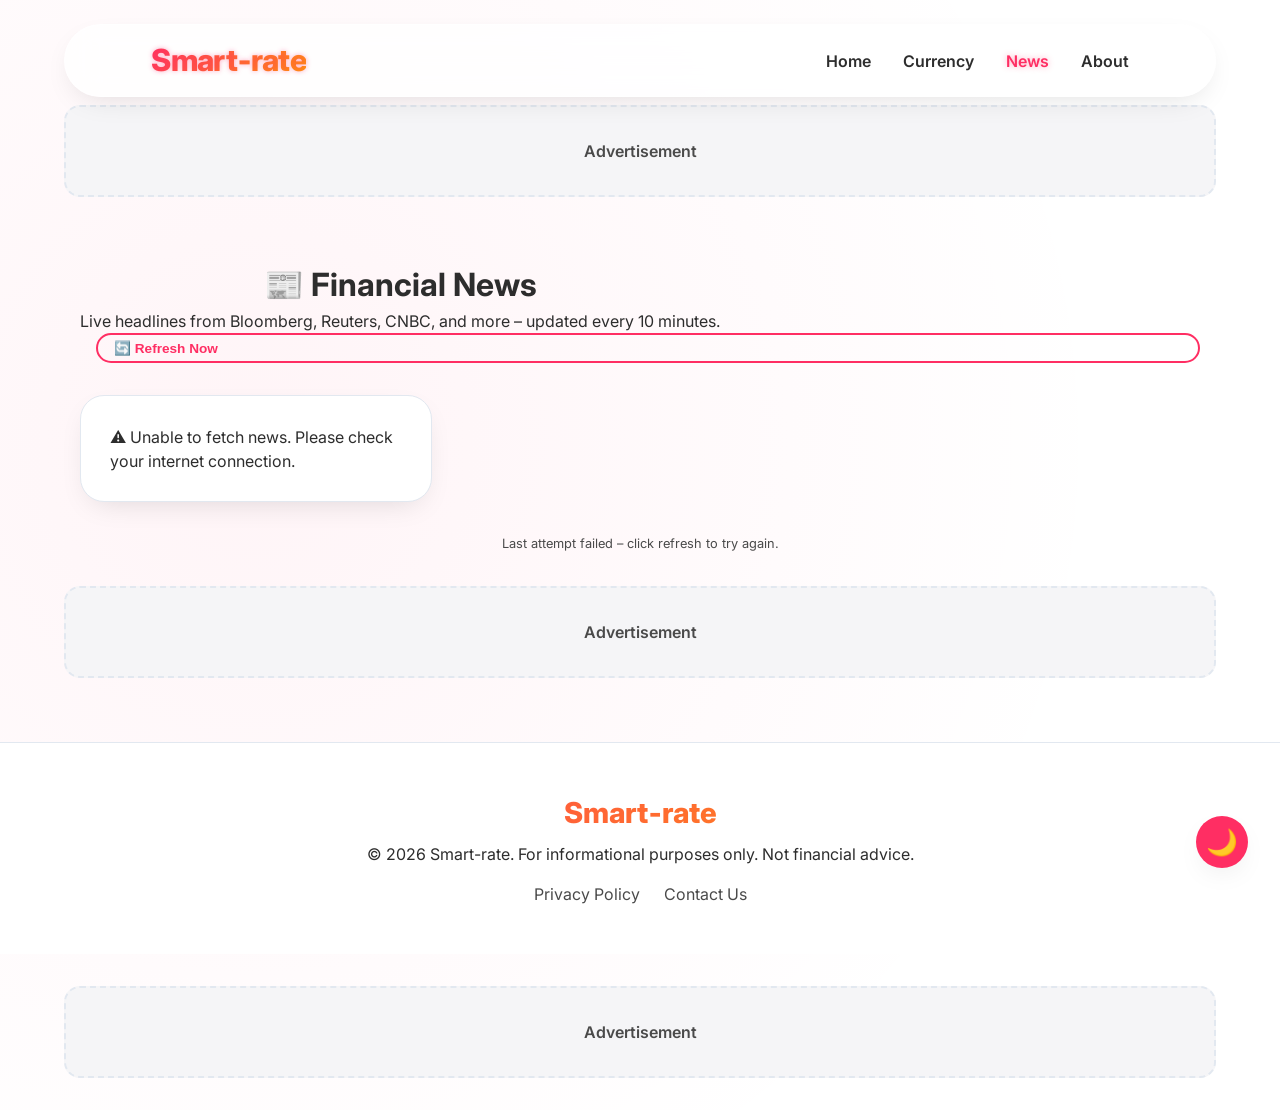
<file: news.html>
<!DOCTYPE html>
<html lang="en">
<head>
    <meta charset="UTF-8">
    <meta name="viewport" content="width=device-width, initial-scale=1.0, viewport-fit=cover">
    <meta name="keywords" content="currency converter, financial calculators, salary to hourly, VAT calculator, loan interest calculator, markup calculator, profit margin, investment simulator, crypto news, free finance tools">
    <title>Financial News – Smart-rate</title>
    <link rel="stylesheet" href="style.css">
    <link href="https://fonts.googleapis.com/css2?family=Inter:opsz,wght@14..32,300;14..32,400;14..32,500;14..32,600;14..32,700;14..32,800&display=swap" rel="stylesheet">
    <style>
        .news-card { cursor: pointer; transition: transform 0.2s, box-shadow 0.2s; }
        .news-card:hover { transform: translateY(-4px); box-shadow: var(--hover-glow); }
        .news-date, .news-source { font-size: 0.75rem; color: var(--text-tertiary); margin-top: 0.5rem; }
        .news-source { display: inline-block; background: var(--surface-variant); padding: 0.2rem 0.6rem; border-radius: 1rem; font-size: 0.7rem; font-weight: 600; margin-bottom: 0.5rem; }
        .refresh-btn { margin-left: 1rem; padding: 0.3rem 1rem; font-size: 0.85rem; }
        .last-updated { font-size: 0.8rem; color: var(--text-tertiary); text-align: center; margin-top: 1rem; }
    </style>
</head>
<body class="light-mode">
    <button class="theme-toggle-btn" id="themeToggle">🌙</button>

    <header>
        <div class="container header-container">
            <div class="brand">Smart‑rate</div>
            <nav class="main-nav">
                <ul>
                    <li><a href="index.html">Home</a></li>
                    <li><a href="currency.html">Currency</a></li>
                    <li><a href="news.html" class="active">News</a></li>
                    <li><a href="about.html">About</a></li>
                </ul>
            </nav>
            <div class="kebab-menu">
                <button class="kebab-button" id="kebabToggle" aria-label="Menu">☰</button>
                <div class="dropdown-content" id="kebabDropdown">
                    <a href="index.html">Home</a>
                    <a href="currency.html">Currency</a>
                    <a href="news.html">News</a>
                    <a href="about.html">About</a>
                    <a href="privacy.html">Privacy</a>
                    <a href="contact.html">Contact</a>
                </div>
            </div>
        </div>
    </header>

    <main>
        <div class="ad-container"><div class="ad-placeholder ad-top">Advertisement</div></div>

        <div class="container">
            <div class="section-header" style="display: flex; align-items: center; justify-content: space-between; flex-wrap: wrap;">
                <div>
                    <h1>📰 Financial News</h1>
                    <p>Live headlines from Bloomberg, Reuters, CNBC, and more – updated every 10 minutes.</p>
                </div>
                <button id="refreshNewsBtn" class="btn btn-secondary refresh-btn">🔄 Refresh Now</button>
            </div>
            <div id="newsGrid" class="card-grid" style="grid-template-columns: repeat(auto-fill, minmax(320px, 1fr));">
                <div class="card" style="text-align: center;"><div class="spinner"></div><p>Fetching latest news...</p></div>
            </div>
            <div id="lastUpdated" class="last-updated"></div>
        </div>

        <div class="ad-container"><div class="ad-placeholder ad-middle">Advertisement</div></div>
    </main>

    <footer>
        <div class="container footer-content">
            <div class="footer-brand">Smart‑rate</div>
            <p>&copy; 2025 Smart-rate. For informational purposes only. Not financial advice.</p>
            <div class="footer-links">
                <a href="privacy.html">Privacy Policy</a>
                <a href="contact.html">Contact Us</a>
            </div>
        </div>
    </footer>

    <div class="ad-container"><div class="ad-placeholder ad-bottom">Advertisement</div></div>

    <script src="main.js"></script>
    <script>
        const newsGrid = document.getElementById('newsGrid');
        const refreshBtn = document.getElementById('refreshNewsBtn');
        const lastUpdatedSpan = document.getElementById('lastUpdated');

        const FEEDS = [
            { url: 'https://www.cnbc.com/id/100003114/device/rss/rss.html', name: 'CNBC' },
            { url: 'https://feeds.bloomberg.com/markets/news.rss', name: 'Bloomberg' },
            { url: 'https://feeds.reuters.com/reuters/businessNews', name: 'Reuters' },
            { url: 'https://feeds.finance.yahoo.com/rss/2.0/headline?s=^GSPC&region=US&lang=en-US', name: 'Yahoo Finance' }
        ];
        const PROXY = 'https://api.rss2json.com/v1/api.json?rss_url=';

        async function fetchFeed(feedUrl, feedName) {
            const cacheBuster = `&_=${Date.now()}`;
            const fullUrl = PROXY + encodeURIComponent(feedUrl) + cacheBuster;
            try {
                const response = await fetch(fullUrl, { cache: 'no-store' });
                if (!response.ok) throw new Error(`HTTP ${response.status}`);
                const data = await response.json();
                if (data.items && data.items.length) return data.items.slice(0, 8).map(item => ({
                    title: item.title,
                    description: item.description || item.content?.substring(0, 150) || '',
                    link: item.link,
                    pubDate: item.pubDate,
                    source: feedName
                }));
                return null;
            } catch (err) {
                console.warn(`Feed ${feedName} failed:`, err);
                return null;
            }
        }

        async function fetchAllFeeds() {
            for (const feed of FEEDS) {
                const items = await fetchFeed(feed.url, feed.name);
                if (items && items.length) return { items, source: feed.name };
                await new Promise(r => setTimeout(r, 300));
            }
            return null;
        }

        async function loadNews() {
            newsGrid.innerHTML = '<div class="card" style="text-align: center;"><div class="spinner"></div><p>Fetching latest headlines...</p></div>';
            const result = await fetchAllFeeds();
            if (result && result.items.length) {
                renderNews(result.items, result.source);
            } else {
                newsGrid.innerHTML = `<div class="card error-message">⚠️ Unable to fetch news. Please check your internet connection.</div>`;
                lastUpdatedSpan.innerText = `Last attempt failed – click refresh to try again.`;
            }
        }

        function renderNews(items, sourceName) {
            const html = items.map(item => `
                <div class="card news-card" onclick="window.open('${item.link}', '_blank')">
                    <span class="news-source">📰 ${item.source || sourceName}</span>
                    <h3>${item.title}</h3>
                    <p>${(item.description || '').substring(0, 120)}${(item.description || '').length > 120 ? '…' : ''}</p>
                    <div class="news-date">🕒 ${new Date(item.pubDate).toLocaleString()}</div>
                </div>
            `).join('');
            newsGrid.innerHTML = html;
            lastUpdatedSpan.innerText = `Last updated: ${new Date().toLocaleTimeString()} – Live from ${sourceName}`;
        }

        refreshBtn.addEventListener('click', loadNews);
        document.addEventListener('DOMContentLoaded', () => {
            loadNews();
            setInterval(loadNews, 600000);
        });
    </script>
</body>
</html>
</file>
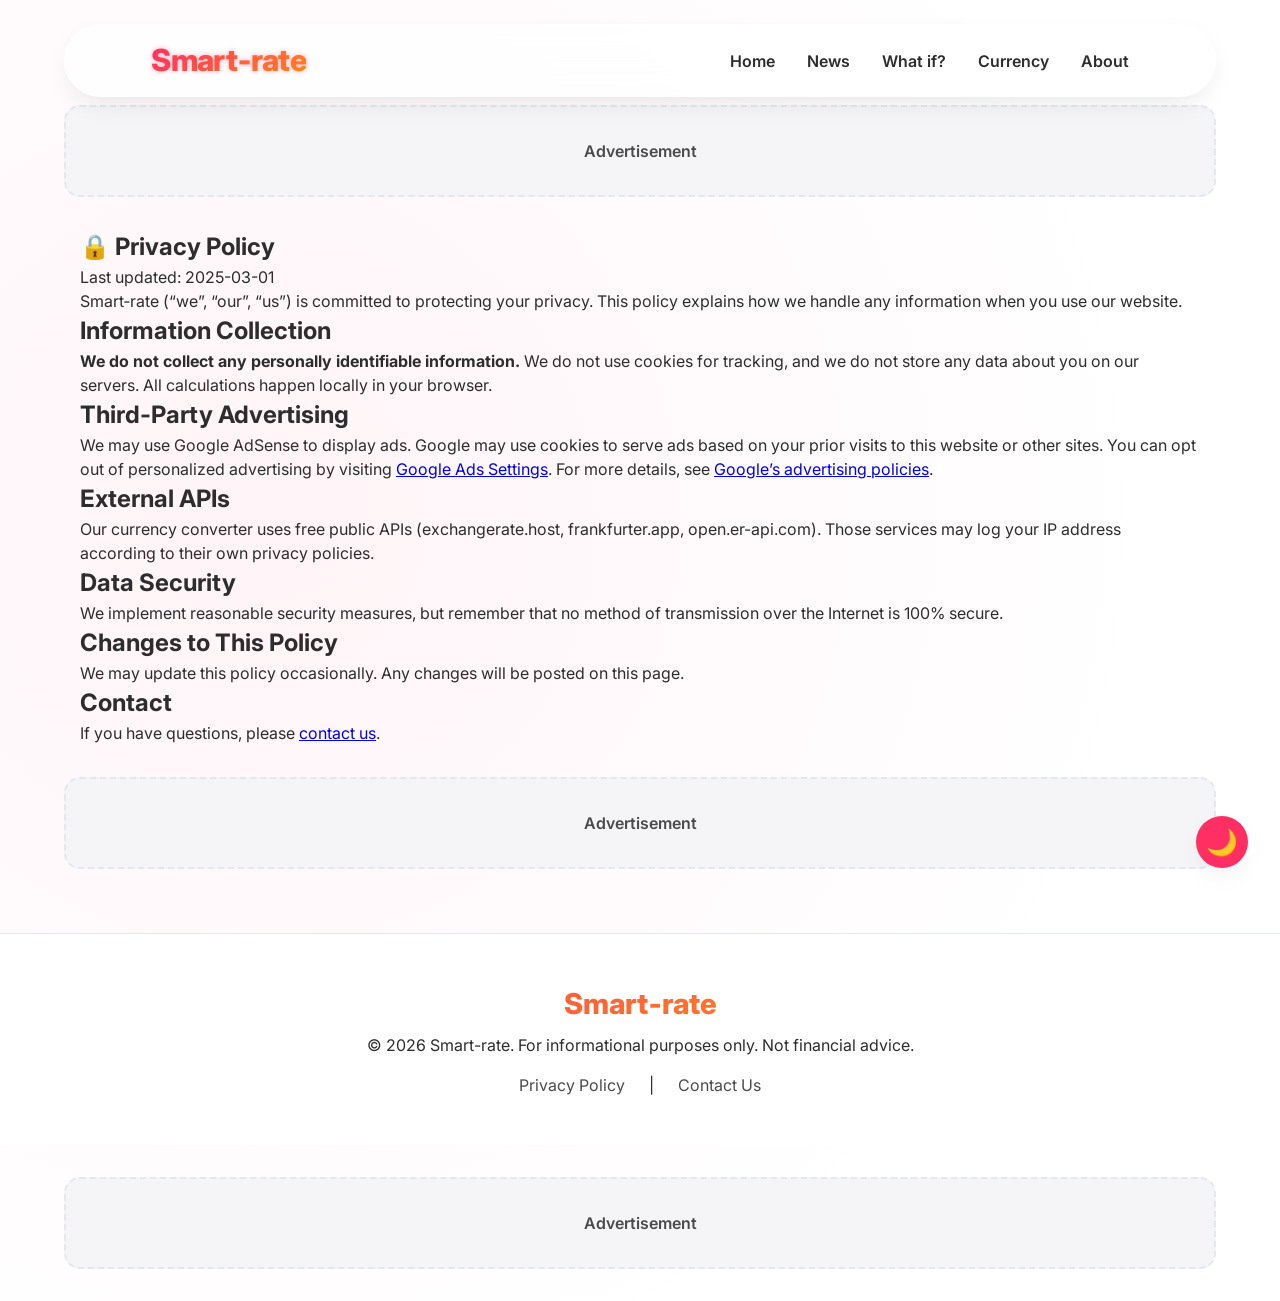
<file: privacy.html>
<!DOCTYPE html>
<html lang="en">
<head>
    <meta charset="UTF-8">
    <meta name="viewport" content="width=device-width, initial-scale=1.0, viewport-fit=cover">
    <title>Privacy Policy – Smart-rate</title>
    <meta name="description" content="Smart-rate privacy policy: we do not collect personal information. Ads are served by Google AdSense, which may use cookies.">
    <link rel="canonical" href="https://www.smart-rate.com/privacy.html">
    <meta property="og:title" content="Privacy Policy – Smart-rate">
    <meta property="og:description" content="We respect your privacy – no data collection, no tracking.">
    <meta name="keywords" content="currency converter, financial calculators, salary to hourly, VAT calculator, loan interest calculator, markup calculator, profit margin, investment simulator, crypto news, free finance tools">
    <!-- ADSENSE_VERIFICATION_CODE_HERE -->
    <link rel="stylesheet" href="style.css">
    <link href="https://fonts.googleapis.com/css2?family=Inter:opsz,wght@14..32,300;14..32,400;14..32,500;14..32,600;14..32,700;14..32,800&display=swap" rel="stylesheet">
</head>
<body class="light-mode">
    <button class="theme-toggle-btn" id="themeToggle" aria-label="Switch theme">🌙</button>

    <header>
        <div class="container header-container">
            <div class="brand">Smart‑rate</div>
            <nav class="main-nav">
                <ul>
                    <li><a href="index.html">Home</a></li>
                    <li><a href="news.html">News</a></li>
                    <li><a href="whatif.html"> What if?</a></li>
                    <li><a href="currency.html">Currency</a></li>
                    <li><a href="about.html">About</a></li>
                </ul>
            </nav>
            <div class="kebab-menu">
                <button class="kebab-button" id="kebabToggle" aria-label="Menu">☰</button>
                <div class="dropdown-content" id="kebabDropdown">
                    <a href="index.html">Home</a>
                    <a href="news.html">News</a>
                    <a href="whatif.html"> What if?</a>
                    <a href="about.html">About</a>
                    <a href="privacy.html">Privacy</a>
                    <a href="contact.html">Contact</a>
                </div>
            </div>
        </div>
    </header>

    <main>
        <div class="ad-container"><div class="ad-placeholder ad-top">Advertisement</div></div>

        <section class="container privacy-policy">
            <h1>🔒 Privacy Policy</h1>
            <p>Last updated: 2025-03-01</p>
            <p>Smart‑rate (“we”, “our”, “us”) is committed to protecting your privacy. This policy explains how we handle any information when you use our website.</p>
            <h2>Information Collection</h2>
            <p><strong>We do not collect any personally identifiable information.</strong> We do not use cookies for tracking, and we do not store any data about you on our servers. All calculations happen locally in your browser.</p>
            <h2>Third-Party Advertising</h2>
            <p>We may use Google AdSense to display ads. Google may use cookies to serve ads based on your prior visits to this website or other sites. You can opt out of personalized advertising by visiting <a href="https://adssettings.google.com" target="_blank">Google Ads Settings</a>. For more details, see <a href="https://policies.google.com/technologies/ads" target="_blank">Google’s advertising policies</a>.</p>
            <h2>External APIs</h2>
            <p>Our currency converter uses free public APIs (exchangerate.host, frankfurter.app, open.er-api.com). Those services may log your IP address according to their own privacy policies.</p>
            <h2>Data Security</h2>
            <p>We implement reasonable security measures, but remember that no method of transmission over the Internet is 100% secure.</p>
            <h2>Changes to This Policy</h2>
            <p>We may update this policy occasionally. Any changes will be posted on this page.</p>
            <h2>Contact</h2>
            <p>If you have questions, please <a href="contact.html">contact us</a>.</p>
        </section>

        <div class="ad-container"><div class="ad-placeholder ad-middle">Advertisement</div></div>
    </main>

    <footer>
        <div class="container footer-content">
            <div class="footer-brand">Smart‑rate</div>
            <p>&copy; 2025 Smart-rate. For informational purposes only. Not financial advice.</p>
            <div class="footer-links">
                <a href="privacy.html">Privacy Policy</a> | 
                <a href="contact.html">Contact Us</a>
            </div>
        </div>
    </footer>

    <div class="ad-container"><div class="ad-placeholder ad-bottom">Advertisement</div></div>

    <script src="main.js"></script>
</body>
</html>
</file>
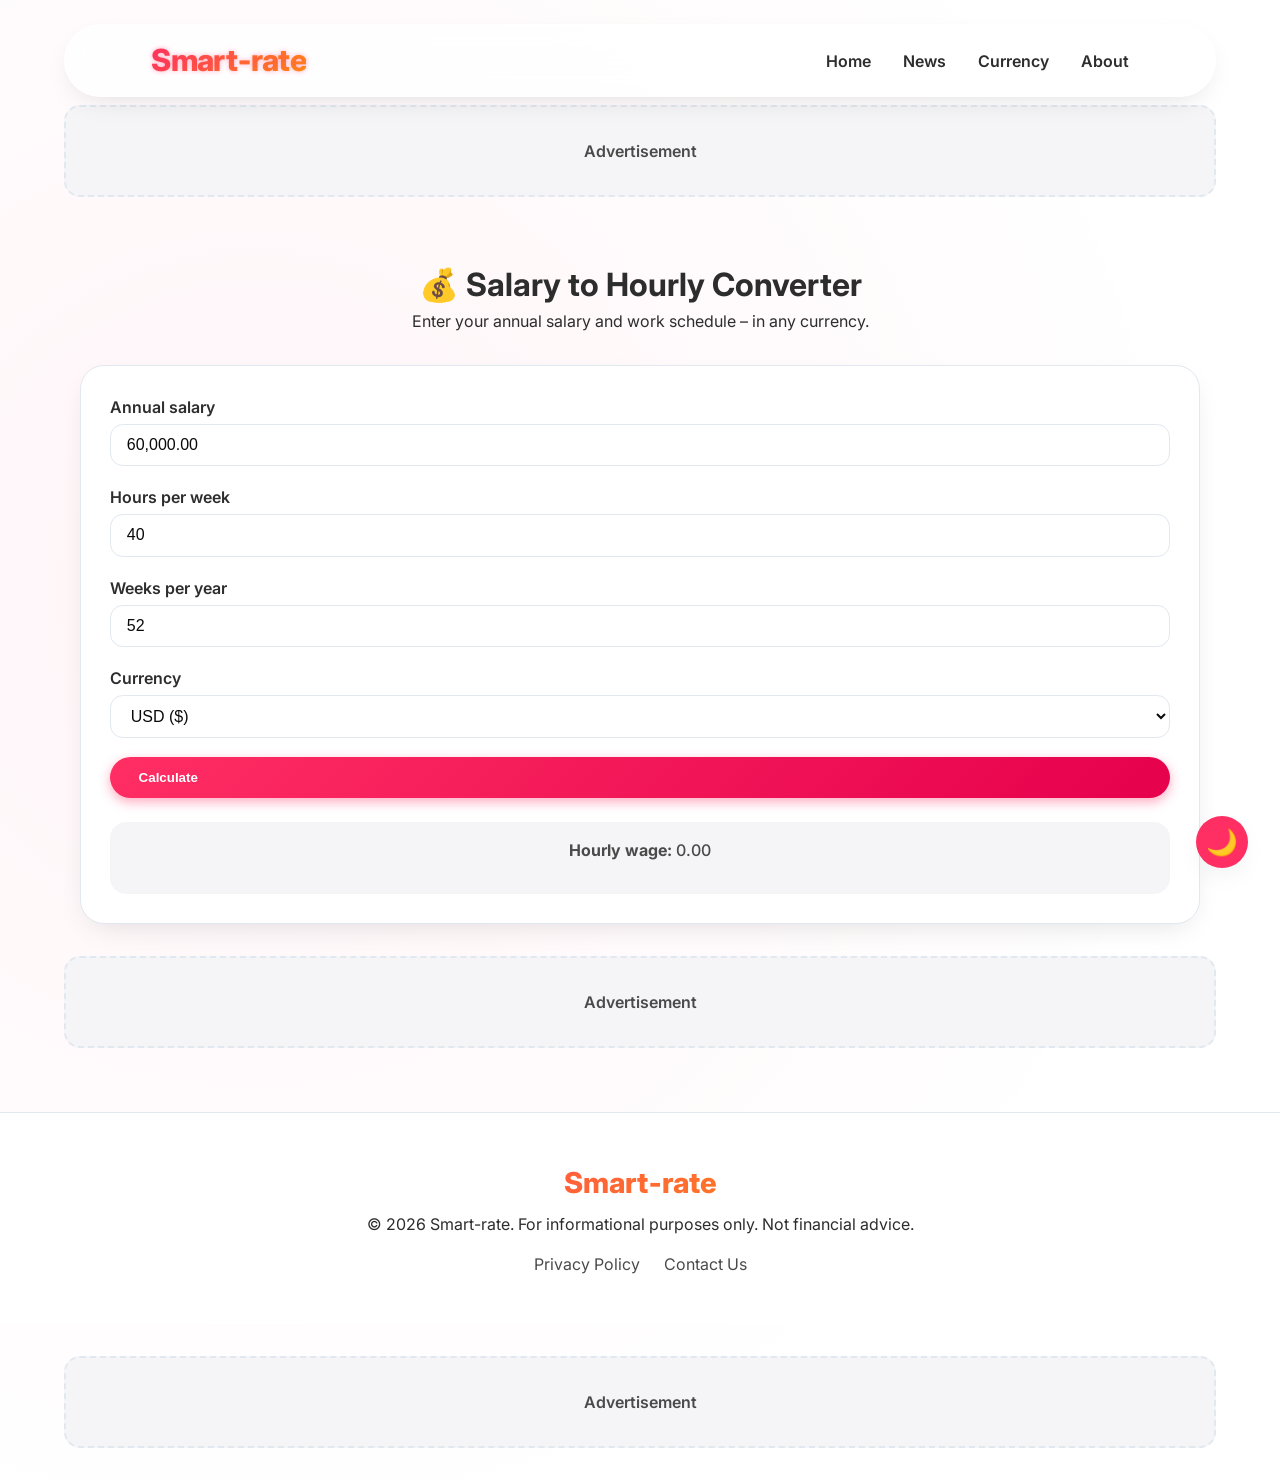
<file: salary.html>
<!DOCTYPE html>
<html lang="en">
<head>
    <meta charset="UTF-8">
    <meta name="viewport" content="width=device-width, initial-scale=1.0, viewport-fit=cover">
    <meta name="keywords" content="currency converter, financial calculators, salary to hourly, VAT calculator, loan interest calculator, markup calculator, profit margin, investment simulator, crypto news, free finance tools">
    <title>Salary to Hourly – Smart-rate</title>
    <link rel="stylesheet" href="style.css">
    <link href="https://fonts.googleapis.com/css2?family=Inter:opsz,wght@14..32,300;14..32,400;14..32,500;14..32,600;14..32,700;14..32,800&display=swap" rel="stylesheet">
</head>
<body class="light-mode">
    <button class="theme-toggle-btn" id="themeToggle">🌙</button>

    <header>
        <div class="container header-container">
            <div class="brand">Smart‑rate</div>
            <nav class="main-nav">
                <ul>
                    <li><a href="index.html">Home</a></li>
                    <li><a href="news.html">News</a></li>
                    <li><a href="currency.html">Currency</a></li>
                    <li><a href="about.html">About</a></li>
                </ul>
            </nav>
            <div class="kebab-menu">
                <button class="kebab-button" id="kebabToggle" aria-label="Menu">☰</button>
                <div class="dropdown-content" id="kebabDropdown">
                    <a href="index.html">Home</a>
                    <a href="news.html">News</a>
                    <a href="about.html">About</a>
                    <a href="privacy.html">Privacy</a>
                    <a href="contact.html">Contact</a>
                </div>
            </div>
        </div>
    </header>

    <main>
        <div class="ad-container"><div class="ad-placeholder ad-top">Advertisement</div></div>

        <div class="container">
            <div class="section-header">
                <h1>💰 Salary to Hourly Converter</h1>
                <p>Enter your annual salary and work schedule – in any currency.</p>
            </div>

            <div class="card">
                <div class="form-group">
                    <label for="annualSalary">Annual salary</label>
                    <input type="text" id="annualSalary" placeholder="e.g., 60,000" value="60,000.00">
                </div>
                <div class="form-group">
                    <label for="hoursPerWeek">Hours per week</label>
                    <input type="text" id="hoursPerWeek" value="40">
                </div>
                <div class="form-group">
                    <label for="weeksPerYear">Weeks per year</label>
                    <input type="text" id="weeksPerYear" value="52">
                </div>
                <div class="form-group">
                    <label for="currencySelect">Currency</label>
                    <select id="currencySelect">
                        <option value="$" selected>USD ($)</option>
                        <option value="€">EUR (€)</option>
                        <option value="£">GBP (£)</option>
                        <option value="¥">JPY (¥)</option>
                        <option value="₹">INR (₹)</option>
                        <option value="₦">NGN (₦)</option>
                        <option value="A$">AUD (A$)</option>
                        <option value="C$">CAD (C$)</option>
                        <option value="CHF">CHF (CHF)</option>
                        <option value="R">ZAR (R)</option>
                        <option value="₵">GHS (₵)</option>
                        <option value="KSh">KES (KSh)</option>
                        <option value="₫">VND (₫)</option>
                        <option value="₩">KRW (₩)</option>
                        <option value="฿">THB (฿)</option>
                        <option value="₺">TRY (₺)</option>
                        <option value="R$">BRL (R$)</option>
                        <option value="₱">PHP (₱)</option>
                        <option value="kr">SEK (kr)</option>
                        <option value="kr">NOK (kr)</option>
                        <option value="zł">PLN (zł)</option>
                    </select>
                </div>
                <button id="calcSalaryBtn" class="btn btn-primary">Calculate</button>

                <div class="result-area">
                    <p><strong>Hourly wage:</strong> <span id="hourlyWage">0.00</span></p>
                </div>
            </div>
        </div>

        <div class="ad-container"><div class="ad-placeholder ad-middle">Advertisement</div></div>
    </main>

    <footer>
        <div class="container footer-content">
            <div class="footer-brand">Smart‑rate</div>
            <p>&copy; 2025 Smart-rate. For informational purposes only. Not financial advice.</p>
            <div class="footer-links">
                <a href="privacy.html">Privacy Policy</a>
                <a href="contact.html">Contact Us</a>
            </div>
        </div>
    </footer>

    <div class="ad-container"><div class="ad-placeholder ad-bottom">Advertisement</div></div>

    <script src="main.js"></script>
    <script>
        function formatNumberWithCommas(num) {
            return num.toLocaleString(undefined, { minimumFractionDigits: 2, maximumFractionDigits: 2 });
        }

        function setupCommaInput(inputId) {
            const input = document.getElementById(inputId);
            if (!input) return;
            input.addEventListener('input', function(e) {
                let raw = e.target.value.replace(/,/g, '');
                if (!isNaN(raw) && raw !== '') {
                    let num = parseFloat(raw);
                    e.target.value = formatNumberWithCommas(num);
                } else if (raw === '') {
                    e.target.value = '';
                }
            });
        }

        setupCommaInput('annualSalary');
        setupCommaInput('hoursPerWeek');
        setupCommaInput('weeksPerYear');

        document.getElementById('calcSalaryBtn').addEventListener('click', function() {
            const annualRaw = document.getElementById('annualSalary').value.replace(/,/g, '');
            const annual = parseFloat(annualRaw) || 0;
            const hoursRaw = document.getElementById('hoursPerWeek').value.replace(/,/g, '');
            const hours = parseFloat(hoursRaw) || 40;
            const weeksRaw = document.getElementById('weeksPerYear').value.replace(/,/g, '');
            const weeks = parseFloat(weeksRaw) || 52;
            const select = document.getElementById('currencySelect');
            const symbol = select.options[select.selectedIndex].text.split(' ')[0];
            const hourly = annual / (hours * weeks);
            document.getElementById('hourlyWage').innerText = symbol + formatNumberWithCommas(hourly);
        });
    </script>
</body>
</html>
</file>
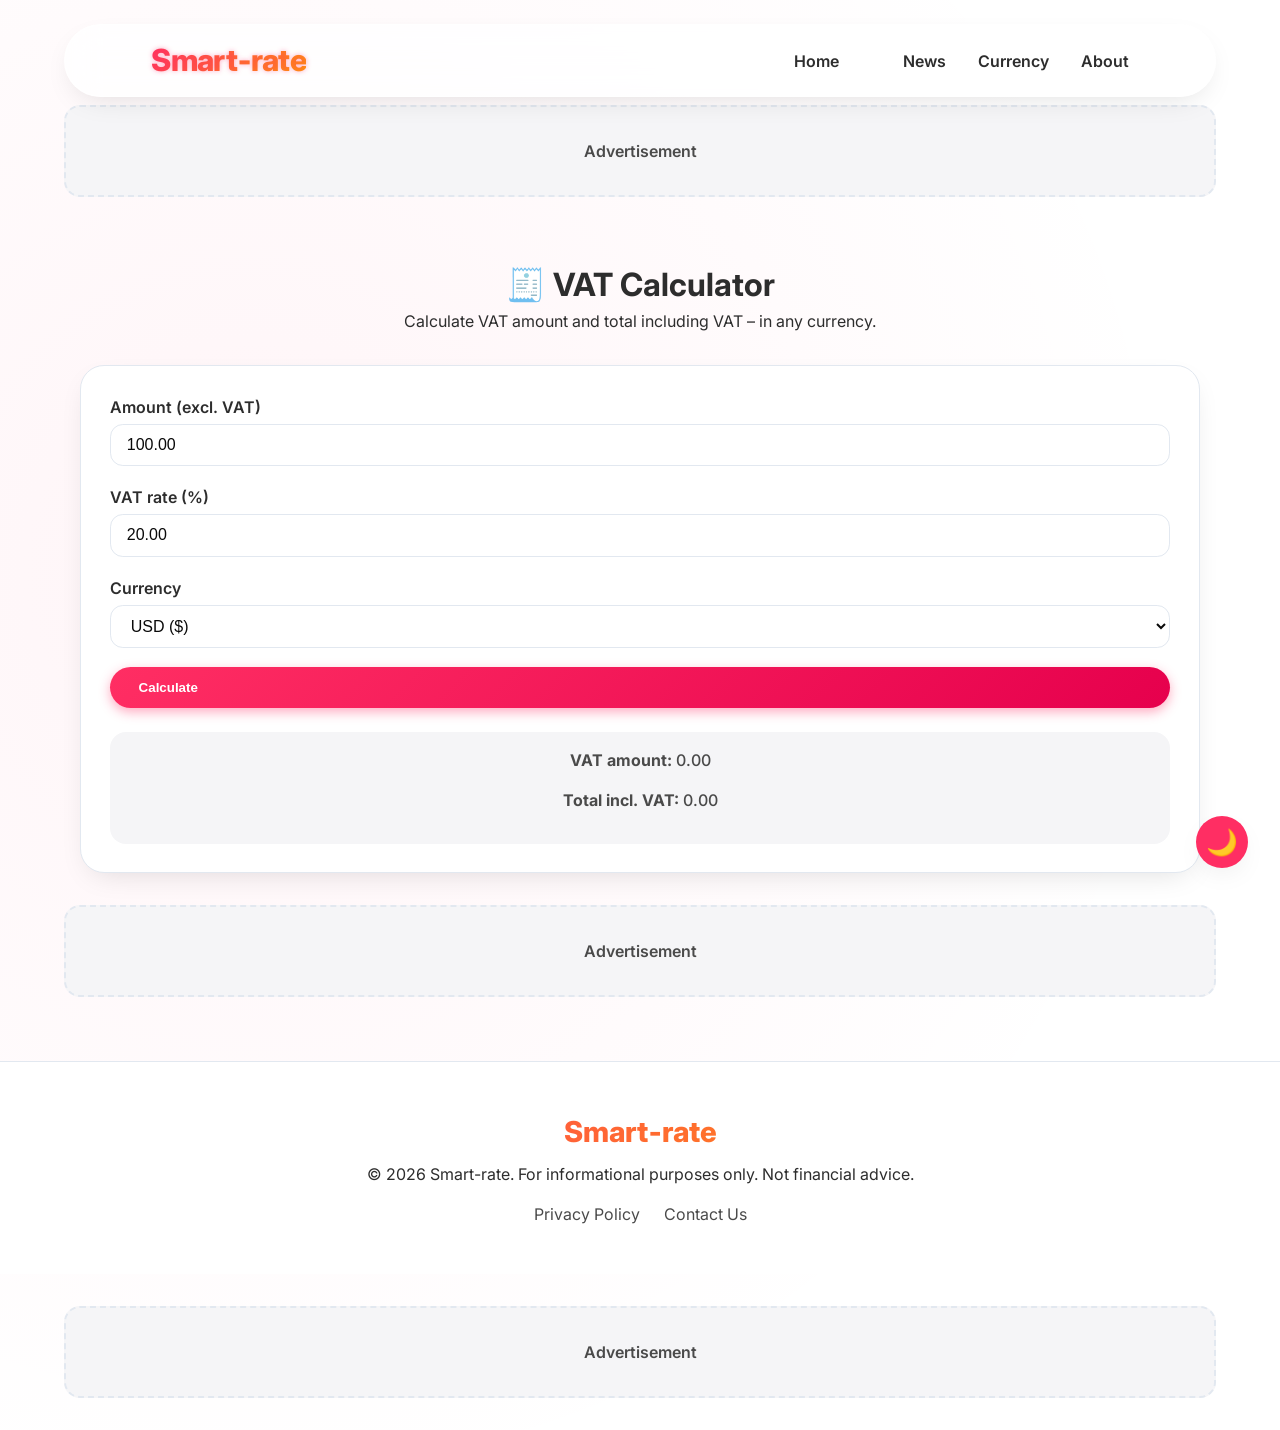
<file: vat.html>
<!DOCTYPE html>
<html lang="en">
<head>
    <meta charset="UTF-8">
    <meta name="viewport" content="width=device-width, initial-scale=1.0, viewport-fit=cover">
    <meta name="keywords" content="currency converter, financial calculators, salary to hourly, VAT calculator, loan interest calculator, markup calculator, profit margin, investment simulator, crypto news, free finance tools">
    <title>VAT Calculator – Smart-rate</title>
    <link rel="stylesheet" href="style.css">
    <link href="https://fonts.googleapis.com/css2?family=Inter:opsz,wght@14..32,300;14..32,400;14..32,500;14..32,600;14..32,700;14..32,800&display=swap" rel="stylesheet">
</head>
<body class="light-mode">
    <button class="theme-toggle-btn" id="themeToggle">🌙</button>

    <header>
        <div class="container header-container">
            <div class="brand">Smart‑rate</div>
            <nav class="main-nav">
                <ul>
                    <li><a href="index.html">Home</a></li>
                    <li></li><a href="news.html">News</a></li>
                    <li><a href="currency.html">Currency</a></li>
                    <li><a href="about.html">About</a></li>
                </ul>
            </nav>
            <div class="kebab-menu">
                <button class="kebab-button" id="kebabToggle" aria-label="Menu">☰</button>
                <div class="dropdown-content" id="kebabDropdown">
                    <a href="index.html">Home</a>
                    <a href="news.html">News</a>

                    <a href="about.html">About</a>
                    <a href="privacy.html">Privacy</a>
                    <a href="contact.html">Contact</a>
                </div>
            </div>
        </div>
    </header>

    <main>
        <div class="ad-container"><div class="ad-placeholder ad-top">Advertisement</div></div>

        <div class="container">
            <div class="section-header">
                <h1>🧾 VAT Calculator</h1>
                <p>Calculate VAT amount and total including VAT – in any currency.</p>
            </div>

            <div class="card">
                <div class="form-group">
                    <label for="vatAmount">Amount (excl. VAT)</label>
                    <input type="text" id="vatAmount" value="100.00">
                </div>
                <div class="form-group">
                    <label for="vatRate">VAT rate (%)</label>
                    <input type="text" id="vatRate" value="20.00">
                </div>
                <div class="form-group">
                    <label for="currencySelectVat">Currency</label>
                    <select id="currencySelectVat">

                           <option value="$">USD ($)</option>
                           <option value="€">EUR (€)</option>
                           <option value="£">GBP (£)</option>
                           <option value="¥">JPY (¥)</option>
                           <option value="₹">INR (₹)</option>
                           <option value="₦">NGN (₦)</option>
                          <option value="A$">AUD (A$)</option>
                          <option value="C$">CAD (C$)</option>
                         <option value="CHF">CHF (CHF)</option>
                           <option value="R">ZAR (R)</option>
                           <option value="₵">GHS (₵)</option>
                         <option value="KSh">KES (KSh)</option>
                         <option value="₫">VND (₫)</option>
                           <option value="₩">KRW (₩)</option>
                           <option value="฿">THB (฿)</option>
                           <option value="₺">TRY (₺)</option>
                          <option value="R$">BRL (R$)</option>
                           <option value="₱">PHP (₱)</option>
                         <option value="kr">SEK (kr)</option>
                          <option value="kr">NOK (kr)</option>
                          <option value="zł">PLN (zł)</option>


                    </select>
                </div>
                <button id="calcVatBtn" class="btn btn-primary">Calculate</button>

                <div class="result-area">
                    <p><strong>VAT amount:</strong> <span id="vatAmountResult">0.00</span></p>
                    <p><strong>Total incl. VAT:</strong> <span id="vatTotalResult">0.00</span></p>
                </div>
            </div>
        </div>

        <div class="ad-container"><div class="ad-placeholder ad-middle">Advertisement</div></div>
    </main>

    <footer>
        <div class="container footer-content">
            <div class="footer-brand">Smart‑rate</div>
            <p>&copy; 2025 Smart-rate. For informational purposes only. Not financial advice.</p>
            <div class="footer-links">
                <a href="privacy.html">Privacy Policy</a>
                <a href="contact.html">Contact Us</a>
            </div>
        </div>
    </footer>

    <div class="ad-container"><div class="ad-placeholder ad-bottom">Advertisement</div></div>

    <script src="main.js"></script>
    <script>
        function formatNumberWithCommas(num) {
            return num.toLocaleString(undefined, { minimumFractionDigits: 2, maximumFractionDigits: 2 });
        }

        function setupCommaInput(inputId) {
            const input = document.getElementById(inputId);
            if (!input) return;
            input.addEventListener('input', function(e) {
                let raw = e.target.value.replace(/,/g, '');
                if (!isNaN(raw) && raw !== '') {
                    let num = parseFloat(raw);
                    e.target.value = formatNumberWithCommas(num);
                } else if (raw === '') {
                    e.target.value = '';
                }
            });
        }

        setupCommaInput('vatAmount');
        setupCommaInput('vatRate');

        document.getElementById('calcVatBtn').addEventListener('click', function() {
            const amountRaw = document.getElementById('vatAmount').value.replace(/,/g, '');
            const amount = parseFloat(amountRaw) || 0;
            const rateRaw = document.getElementById('vatRate').value.replace(/,/g, '');
            const rate = parseFloat(rateRaw) || 0;
            const select = document.getElementById('currencySelectVat');
            const symbol = select.options[select.selectedIndex].text.split(' ')[0];
            const vat = amount * rate / 100;
            const total = amount + vat;
            document.getElementById('vatAmountResult').innerText = symbol + formatNumberWithCommas(vat);
            document.getElementById('vatTotalResult').innerText = symbol + formatNumberWithCommas(total);
        });
    </script>
</body>
</html>
</file>
<file: style.css>
/* ========== SMART-RATE – SPICY FIXED CSS ========== */

/* ----- LIGHT MODE (default) ----- */
:root {
    --primary: #ff2e63;
    --primary-dark: #e6004d;
    --primary-glow: rgba(255, 46, 99, 0.4);
    --accent: #ffa500;
    --bg: #ffffff;
    --surface: #ffffff;
    --surface-variant: #f5f5f7;
    --border: #e2e8f0;
    --text-primary: #0a0a0a;
    --text-secondary: #2d2d2d;
    --text-tertiary: #4a4a4a;
    --card-shadow: 0 10px 30px -12px rgba(0, 0, 0, 0.15);
    --hover-glow: 0 0 15px var(--primary-glow);
    --gradient-bg: radial-gradient(circle at 20% 40%, rgba(255,46,99,0.05), transparent 70%);
}

/* ----- DARK MODE ----- */
body.dark-mode {
    --primary: #ff5e8a;
    --primary-dark: #ff2e63;
    --primary-glow: rgba(255, 94, 138, 0.5);
    --accent: #ffcc00;
    --bg: #0a0a0f;
    --surface: #14141c;
    --surface-variant: #1c1c26;
    --border: #2a2a35;
    --text-primary: #ffffff;
    --text-secondary: #e0e0e0;
    --text-tertiary: #a0a0b0;
    --card-shadow: 0 10px 30px -12px rgba(0, 0, 0, 0.5);
    --hover-glow: 0 0 20px var(--primary-glow);
    --gradient-bg: radial-gradient(circle at 20% 40%, rgba(255,94,138,0.08), transparent 70%);
}

/* ----- RESET & GLOBAL ----- */
* {
    margin: 0;
    padding: 0;
    box-sizing: border-box;
    transition: background-color 0.3s ease, color 0.2s ease, border-color 0.2s ease;
}

body {
    font-family: 'Inter', system-ui, sans-serif;
    background: var(--bg);
    color: var(--text-secondary);
    line-height: 1.5;
    scroll-behavior: smooth;
    background-image: var(--gradient-bg);
}

.container {
    width: 90%;
    max-width: 1280px;
    margin: 0 auto;
    padding: 0 1rem;
}

/* ----- THEME TOGGLE BUTTON (spicy) ----- */
.theme-toggle-btn {
    position: fixed;
    bottom: 2rem;
    right: 2rem;
    z-index: 1000;
    background: var(--primary);
    border: none;
    width: 52px;
    height: 52px;
    border-radius: 50%;
    font-size: 1.6rem;
    cursor: pointer;
    box-shadow: var(--card-shadow);
    transition: 0.2s;
    color: white;
    display: flex;
    align-items: center;
    justify-content: center;
}
.theme-toggle-btn:hover {
    transform: scale(1.1);
    box-shadow: var(--hover-glow);
}

/* ----- HEADER (glass, fixed) ----- */
header {
    position: sticky;
    top: 1.5rem;
    z-index: 50;
    width: 90%;
    max-width: 1280px;
    margin: 0 auto;
    background: rgba(255, 255, 255, 0.8);
    backdrop-filter: blur(16px);
    border-radius: 3rem;
    border: 1px solid rgba(255,255,255,0.3);
    box-shadow: var(--card-shadow);
}
body.dark-mode header {
    background: rgba(20, 20, 28, 0.8);
    border-color: rgba(255,255,255,0.1);
}

.header-container {
    display: flex;
    align-items: center;
    justify-content: space-between;
    padding: 0.8rem 1.8rem;
}

.brand {
    font-size: 1.9rem;
    font-weight: 800;
    background: linear-gradient(135deg, var(--primary), var(--accent));
    -webkit-background-clip: text;
    background-clip: text;
    color: transparent;
    letter-spacing: -0.02em;
    text-shadow: 0 0 5px var(--primary-glow);
}

.main-nav ul {
    display: flex;
    gap: 2rem;
    list-style: none;
}

.main-nav a {
    text-decoration: none;
    font-weight: 600;
    color: var(--text-secondary);
    transition: 0.2s;
}
.main-nav a:hover, .main-nav a.active {
    color: var(--primary);
    text-shadow: 0 0 6px var(--primary-glow);
}

/* kebab menu (mobile) */
.kebab-menu { display: none; position: relative; }
.kebab-button { background: none; border: none; font-size: 2rem; cursor: pointer; color: var(--text-secondary); }
.dropdown-content { display: none; position: absolute; right: 0; top: 3rem; background: var(--surface); border: 1px solid var(--border); border-radius: 1rem; padding: 0.5rem; min-width: 140px; backdrop-filter: blur(8px); z-index: 200; }
.dropdown-content a { display: block; padding: 0.6rem 1rem; text-decoration: none; color: var(--text-secondary); }
.dropdown-content a:hover { background: var(--primary-soft); color: var(--primary); }
.show { display: block; }

/* ----- HERO (intense glow) ----- */
.hero {
    padding: 5rem 0 4rem;
    position: relative;
}
.hero-inner {
    display: flex;
    align-items: center;
    gap: 3rem;
    flex-wrap: wrap;
}
.hero-content { flex: 1; min-width: 280px; }
.hero-badge {
    background: var(--primary-soft);
    color: var(--primary);
    padding: 0.25rem 1rem;
    border-radius: 2rem;
    font-weight: 600;
    font-size: 0.85rem;
    display: inline-block;
    margin-bottom: 1rem;
}
.hero h1 {
    font-size: clamp(2.5rem, 5vw, 4rem);
    font-weight: 800;
    line-height: 1.2;
    background: linear-gradient(135deg, var(--primary), var(--accent));
    -webkit-background-clip: text;
    background-clip: text;
    color: transparent;
    margin-bottom: 1.5rem;
}
.hero p {
    font-size: 1.2rem;
    color: var(--text-tertiary);
    margin-bottom: 2rem;
}
.hero-buttons {
    display: flex;
    gap: 1rem;
    flex-wrap: wrap;
}
.btn {
    padding: 0.8rem 1.8rem;
    border-radius: 3rem;
    font-weight: 700;
    text-decoration: none;
    transition: 0.2s;
    display: inline-flex;
    align-items: center;
    gap: 0.5rem;
}
.btn-primary {
    background: linear-gradient(135deg, var(--primary), var(--primary-dark));
    color: white;
    box-shadow: 0 4px 12px var(--primary-glow);
}
.btn-primary:hover {
    transform: translateY(-3px);
    box-shadow: 0 8px 20px var(--primary-glow);
}
.btn-secondary {
    background: transparent;
    border: 2px solid var(--primary);
    color: var(--primary);
}
.btn-secondary:hover {
    background: var(--primary);
    color: white;
    border-color: transparent;
}
.hero-visual { flex: 1; min-width: 260px; display: flex; flex-direction: column; gap: 1rem; }
.floating-card {
    background: var(--surface);
    border-radius: 1.5rem;
    padding: 1.2rem;
    box-shadow: var(--card-shadow);
    border: 1px solid var(--border);
    backdrop-filter: blur(4px);
    transition: 0.2s;
}
.floating-card strong { font-size: 1.5rem; display: block; margin: 0.3rem 0; }
.floating-card:hover { transform: translateY(-5px); box-shadow: var(--hover-glow); }
.delay-1 { align-self: flex-end; animation-delay: 1s; }
@keyframes float {
    0% { transform: translateY(0px); }
    50% { transform: translateY(-8px); }
    100% { transform: translateY(0px); }
}
.floating-card { animation: float 4s infinite ease-in-out; }

/* ----- CARDS (for calculators) ----- */
.section-header { text-align: center; margin: 4rem 0 2rem; }
.section-header h2 { font-size: 2.2rem; font-weight: 800; background: linear-gradient(135deg, var(--primary), var(--accent)); -webkit-background-clip: text; background-clip: text; color: transparent; }
.card-grid {
    display: grid;
    grid-template-columns: repeat(auto-fill, minmax(300px, 1fr));
    gap: 2rem;
    margin: 2rem 0;
}
.card {
    background: var(--surface);
    border-radius: 1.5rem;
    padding: 1.8rem;
    border: 1px solid var(--border);
    transition: all 0.25s;
    box-shadow: var(--card-shadow);
}
.card:hover {
    transform: translateY(-8px);
    border-color: var(--primary);
    box-shadow: var(--hover-glow);
}
.card-icon { font-size: 2.5rem; margin-bottom: 1rem; }
.card h3 { font-size: 1.4rem; margin-bottom: 0.5rem; }
.card h3 a { text-decoration: none; color: var(--text-primary); }
.card h3 a:hover { color: var(--primary); }
.card p { color: var(--text-tertiary); margin-bottom: 1rem; }
.card-link { font-weight: 700; color: var(--primary); text-decoration: none; font-size: 0.9rem; }

/* ----- FORMS & CALCULATOR CARDS ----- */
.form-group {
    margin-bottom: 1.2rem;
}
label {
    display: block;
    font-weight: 600;
    margin-bottom: 0.3rem;
    color: var(--text-secondary);
}
input, select {
    width: 100%;
    padding: 0.7rem 1rem;
    border-radius: 0.8rem;
    border: 1px solid var(--border);
    background: var(--bg);
    color: var(--text-primary);
    font-size: 1rem;
}
input:focus, select:focus {
    outline: none;
    border-color: var(--primary);
}
button {
    background: var(--primary);
    color: white;
    border: none;
    padding: 0.8rem 1.5rem;
    border-radius: 2rem;
    font-weight: 600;
    cursor: pointer;
    transition: 0.2s;
    width: 100%;
}
button:hover {
    background: var(--primary-dark);
    transform: translateY(-2px);
}
.result-area {
    margin-top: 1.5rem;
    padding: 1rem;
    background: var(--surface-variant);
    border-radius: 1rem;
    text-align: center;
    font-weight: 500;
}

/* ----- AD PLACEHOLDERS ----- */
.ad-container { width: 90%; max-width: 1200px; margin: 2rem auto; }
.ad-placeholder {
    background: var(--surface-variant);
    border: 2px dashed var(--border);
    padding: 2rem;
    text-align: center;
    border-radius: 1rem;
    color: var(--text-tertiary);
    font-weight: 600;
}

/* ----- FOOTER ----- */
footer {
    background: var(--surface);
    border-top: 1px solid var(--border);
    padding: 3rem 0;
    margin-top: 4rem;
}
.footer-brand { font-size: 1.8rem; font-weight: 800; background: linear-gradient(135deg, var(--primary), var(--accent)); -webkit-background-clip: text; background-clip: text; color: transparent; margin-bottom: 0.5rem; }
.footer-content { text-align: center; }
.footer-links { display: flex; justify-content: center; gap: 1.5rem; margin-top: 1rem; }
.footer-links a { text-decoration: none; color: var(--text-tertiary); }
.footer-links a:hover { color: var(--primary); }

/* ----- RESPONSIVE ----- */
@media (max-width: 768px) {
    .main-nav { display: none; }
    .kebab-menu { display: block; }
    .hero-inner { flex-direction: column; text-align: center; }
    .hero-buttons { justify-content: center; }
    .delay-1 { align-self: center; }
    .card-grid { grid-template-columns: 1fr; }
    .footer-links { flex-direction: column; gap: 0.8rem; }
    .theme-toggle-btn { bottom: 1rem; right: 1rem; width: 44px; height: 44px; font-size: 1.2rem; }
}
</file>
